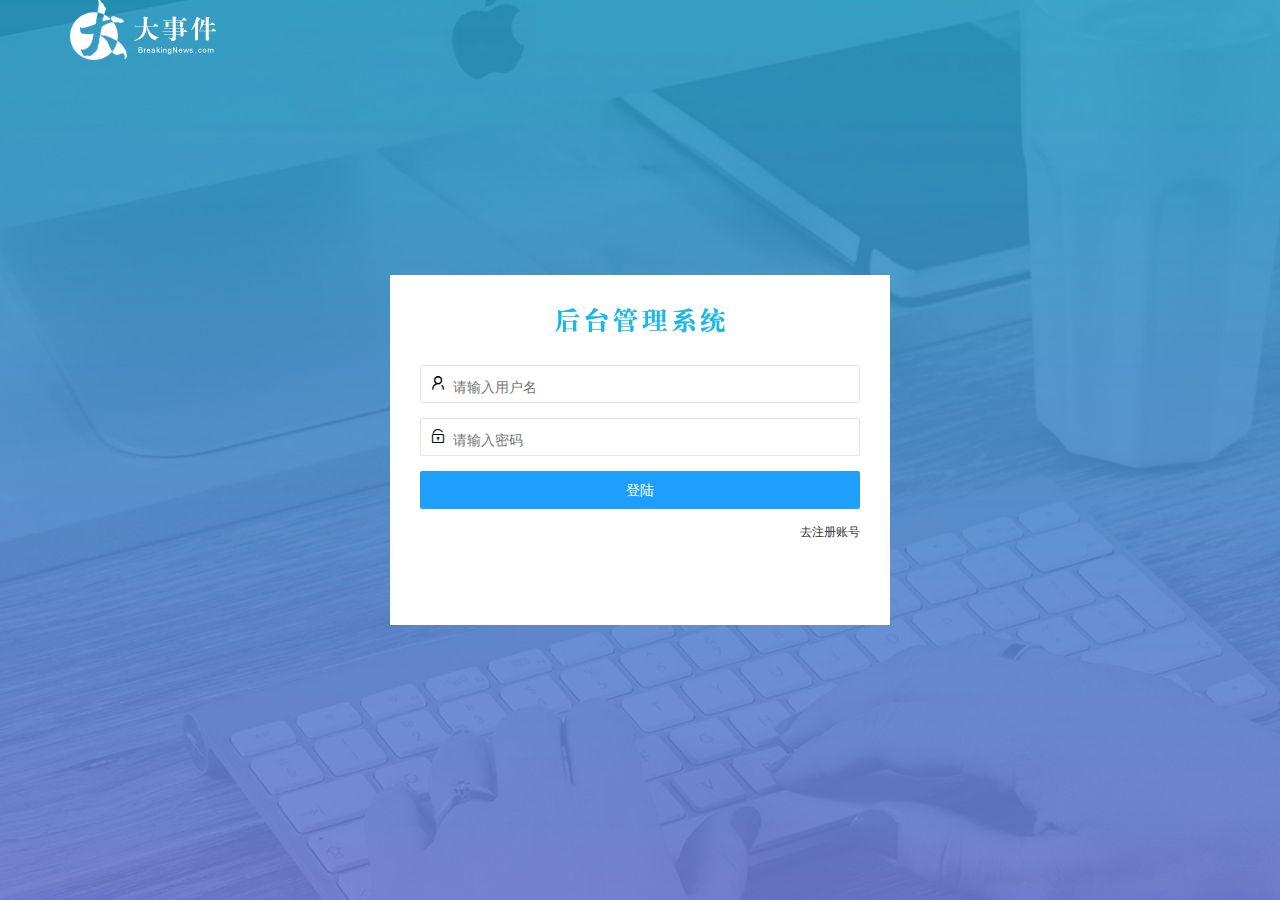
<file: login.html>
<!DOCTYPE html>
<html lang="en">

<head>
    <meta charset="UTF-8">
    <meta name="viewport" content="width=device-width, initial-scale=1.0">
    <title>登陆页面</title>
    <link rel="stylesheet" href="/assets/lib/layui/css/layui.css">
    <link rel="stylesheet" href="/assets/css/login.css">
</head>

<body>
    <!-- LOGO -->
    <div class="layui-main">
        <img src="/assets/images/logo.png" alt="">
    </div>
    <!-- 登陆注册区域 -->
    <div class="loginAndRegBox">
        <div class="title-box"></div>
        <!-- 登陆的表单 -->
        <div class="login-box">

            <form class="layui-form" id="form_login">
                <!-- 用户名 -->
                <div class="layui-form-item">
                    <i class="layui-icon layui-icon-username"></i>
                    <input type="text" name="username" required lay-verify="required" placeholder="请输入用户名"
                        autocomplete="off" class="layui-input">
                </div>
                <!-- 密码 -->
                <div class="layui-form-item">
                    <i class="layui-icon layui-icon-password"></i>
                    <input type="password" name="password" required lay-verify="required|pwd" placeholder="请输入密码"
                        autocomplete="off" class="layui-input">
                </div>
                <!-- 登陆按钮 -->
                <div class="layui-form-item">
                    <!-- 注意 表单提交按钮和普通按钮的区别就是 lay-submit -->
                    <button class="layui-btn layui-btn-fluid layui-btn layui-btn-normal" lay-submit
                        lay-filter="formDemo">登陆</button>

                </div>
                <div class="layui-form-item links">
                    <a href="javascript:;" id="link_reg">去注册账号</a>
                </div>

            </form>
        </div>
        <!-- 注册的div -->
        <div class="reg-box">
            <!-- 注册的表单 -->
            <form class="layui-form" id="form_reg">
                <!-- 用户名 -->
                <div class="layui-form-item">
                    <i class="layui-icon layui-icon-username"></i>
                    <input type="text" name="username" required lay-verify="required" placeholder="请输入用户名"
                        autocomplete="off" class="layui-input">
                </div>
                <!-- 密码 -->
                <div class="layui-form-item">
                    <i class="layui-icon layui-icon-password"></i>
                    <input id="reg-pwd" type="password" name="password" required lay-verify="required|pwd"
                        placeholder="请输入密码" autocomplete="off" class="layui-input">
                </div>
                <!-- 确认密码 -->
                <div class="layui-form-item">
                    <i class="layui-icon layui-icon-password"></i>
                    <input type="password" name="repassword" required lay-verify="required|pwd|repwd"
                        placeholder="再次确认密码" autocomplete="off" class="layui-input">
                </div>
                <!-- 注册按钮 -->
                <div class="layui-form-item">
                    <!-- 注意 表单提交按钮和普通按钮的区别就是 lay-submit -->
                    <button class="layui-btn layui-btn-fluid layui-btn layui-btn-normal" lay-submit
                        lay-filter="formDemo">注册</button>

                </div>
                <div class="layui-form-item links">
                    <a href="javascript:;" id="link_login">去登陆</a>
                </div>
            </form>

        </div>
    </div>
    <!-- 导入layui的JS文件 -->
    <script src="/assets/lib/layui/layui.all.js"></script>
    <!-- 导入jquery -->
    <script src="/assets/lib/jquery.js"></script>
    <!-- 导入自己封装的API地址 -->
    <script src="/assets/js/baseAPI.js"></script>
    <!-- 导入自己的jquery脚本 -->
    <script src="/assets/js/login.js"></script>

</body>

</html>
</file>
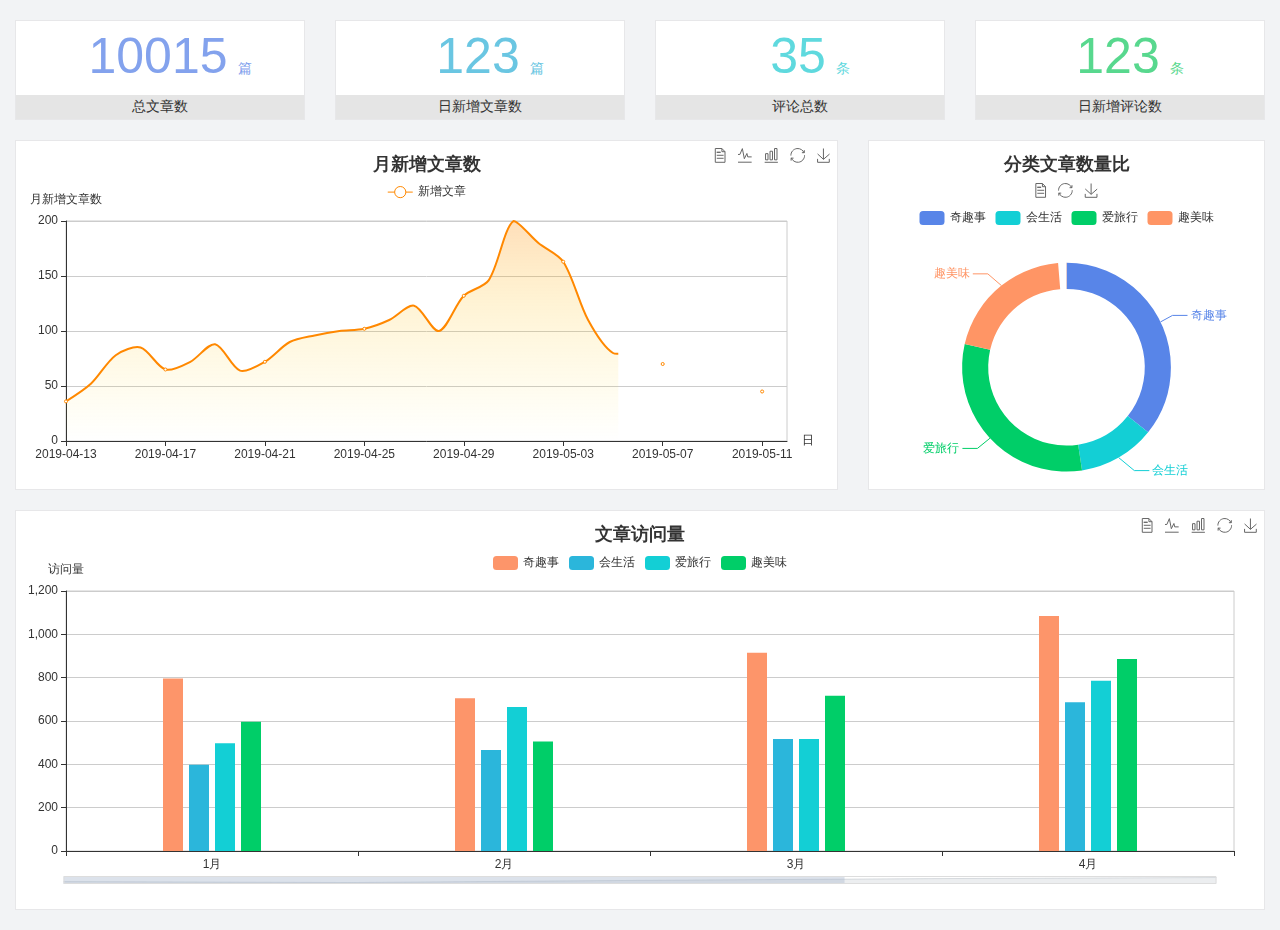
<file: home/dashboard.html>
<!DOCTYPE html>
<html lang="en">

<head>
  <meta charset="UTF-8">
  <meta name="viewport" content="width=device-width, initial-scale=1.0">
  <meta http-equiv="X-UA-Compatible" content="ie=edge">
  <title>图表统计</title>
  <link rel="stylesheet" href="../../assets/lib/bootstrap.css" />
  <link rel="stylesheet" href="../../assets/lib/main.css" />
  <script src="../../assets/lib/jquery.js"></script>
  <script type="text/javascript" src="../../assets/lib/echarts.min.js"></script>
</head>

<body>
  <div class="container-fluid">
    <div class="row spannel_list">
      <div class="col-sm-3 col-xs-6">
        <div class="spannel">
          <em>10015</em><span>篇</span>
          <b>总文章数</b>
        </div>
      </div>
      <div class="col-sm-3 col-xs-6">
        <div class="spannel scolor01">
          <em>123</em><span>篇</span>
          <b>日新增文章数</b>
        </div>
      </div>
      <div class="col-sm-3 col-xs-6">
        <div class="spannel scolor02">
          <em>35</em><span>条</span>
          <b>评论总数</b>
        </div>
      </div>
      <div class="col-sm-3 col-xs-6">
        <div class="spannel scolor03">
          <em>123</em><span>条</span>
          <b>日新增评论数</b>
        </div>
      </div>
    </div>
  </div>

  <div class="container-fluid">
    <div class="row curve-pie">
      <div class="col-lg-8 col-md-8">
        <div class="gragh_pannel" id="curve_show"></div>
      </div>
      <div class="col-lg-4 col-md-4">
        <div class="gragh_pannel" id="pie_show"></div>
      </div>
    </div>
  </div>

  <div class="container-fluid">
    <div class="column_pannel" id="column_show"></div>
  </div>

  <script>
    var oChart = echarts.init(document.getElementById('curve_show'));
    var aList_all = [
      { 'count': 36, 'date': '2019-04-13' },
      { 'count': 52, 'date': '2019-04-14' },
      { 'count': 78, 'date': '2019-04-15' },
      { 'count': 85, 'date': '2019-04-16' },
      { 'count': 65, 'date': '2019-04-17' },
      { 'count': 72, 'date': '2019-04-18' },
      { 'count': 88, 'date': '2019-04-19' },
      { 'count': 64, 'date': '2019-04-20' },
      { 'count': 72, 'date': '2019-04-21' },
      { 'count': 90, 'date': '2019-04-22' },
      { 'count': 96, 'date': '2019-04-23' },
      { 'count': 100, 'date': '2019-04-24' },
      { 'count': 102, 'date': '2019-04-25' },
      { 'count': 110, 'date': '2019-04-26' },
      { 'count': 123, 'date': '2019-04-27' },
      { 'count': 100, 'date': '2019-04-28' },
      { 'count': 132, 'date': '2019-04-29' },
      { 'count': 146, 'date': '2019-04-30' },
      { 'count': 200, 'date': '2019-05-01' },
      { 'count': 180, 'date': '2019-05-02' },
      { 'count': 163, 'date': '2019-05-03' },
      { 'count': 110, 'date': '2019-05-04' },
      { 'count': 80, 'date': '2019-05-05' },
      { 'count': 82, 'date': '2019-05-06' },
      { 'count': 70, 'date': '2019-05-07' },
      { 'count': 65, 'date': '2019-05-08' },
      { 'count': 54, 'date': '2019-05-09' },
      { 'count': 40, 'date': '2019-05-10' },
      { 'count': 45, 'date': '2019-05-11' },
      { 'count': 38, 'date': '2019-05-12' },
    ];

    let aCount = [];
    let aDate = [];

    for (var i = 0; i < aList_all.length; i++) {
      aCount.push(aList_all[i].count);
      aDate.push(aList_all[i].date);
    }

    var chartopt = {
      title: {
        text: '月新增文章数',
        left: 'center',
        top: '10'
      },
      tooltip: {
        trigger: 'axis'
      },
      legend: {
        data: ['新增文章'],
        top: '40'
      },
      toolbox: {
        show: true,
        feature: {
          mark: { show: true },
          dataView: { show: true, readOnly: false },
          magicType: { show: true, type: ['line', 'bar'] },
          restore: { show: true },
          saveAsImage: { show: true }
        }
      },
      calculable: true,
      xAxis: [
        {
          name: '日',
          type: 'category',
          boundaryGap: false,
          data: aDate
        }
      ],
      yAxis: [
        {
          name: '月新增文章数',
          type: 'value'
        }
      ],
      series: [
        {
          name: '新增文章',
          type: 'line',
          smooth: true,
          itemStyle: { normal: { areaStyle: { type: 'default' }, color: '#f80' }, lineStyle: { color: '#f80' } },
          data: aCount
        }],
      areaStyle: {
        normal: {
          color: new echarts.graphic.LinearGradient(0, 0, 0, 1, [{
            offset: 0,
            color: 'rgba(255,136,0,0.39)'
          }, {
            offset: .34,
            color: 'rgba(255,180,0,0.25)'
          }, {
            offset: 1,
            color: 'rgba(255,222,0,0.00)'
          }])

        }
      },
      grid: {
        show: true,
        x: 50,
        x2: 50,
        y: 80,
        height: 220
      }
    };

    oChart.setOption(chartopt);


    var oPie = echarts.init(document.getElementById('pie_show'));
    var oPieopt =
    {
      title: {
        top: 10,
        text: '分类文章数量比',
        x: 'center'
      },
      tooltip: {
        trigger: 'item',
        formatter: "{a} <br/>{b} : {c} ({d}%)"
      },
      color: ['#5885e8', '#13cfd5', '#00ce68', '#ff9565'],
      legend: {
        x: 'center',
        top: 65,
        data: ['奇趣事', '会生活', '爱旅行', '趣美味']
      },
      toolbox: {
        show: true,
        x: 'center',
        top: 35,
        feature: {
          mark: { show: true },
          dataView: { show: true, readOnly: false },
          magicType: {
            show: true,
            type: ['pie', 'funnel'],
            option: {
              funnel: {
                x: '25%',
                width: '50%',
                funnelAlign: 'left',
                max: 1548
              }
            }
          },
          restore: { show: true },
          saveAsImage: { show: true }
        }
      },
      calculable: true,
      series: [
        {
          name: '访问来源',
          type: 'pie',
          radius: ['45%', '60%'],
          center: ['50%', '65%'],
          data: [
            { value: 300, name: '奇趣事' },
            { value: 100, name: '会生活' },
            { value: 260, name: '爱旅行' },
            { value: 180, name: '趣美味' }
          ]
        }
      ]
    };
    oPie.setOption(oPieopt);



    var oColumn = this.echarts.init(document.getElementById('column_show'));
    var oColumnopt =
    {
      title: {
        text: '文章访问量',
        left: 'center',
        top: '10'
      },
      tooltip: {
        trigger: 'axis'
      },
      legend: {
        data: ['奇趣事', '会生活', '爱旅行', '趣美味'],
        top: '40'
      },
      toolbox: {
        show: true,
        feature: {
          mark: { show: true },
          dataView: { show: true, readOnly: false },
          magicType: { show: true, type: ['line', 'bar'] },
          restore: { show: true },
          saveAsImage: { show: true }
        }
      },
      calculable: true,
      xAxis: [
        {
          type: 'category',
          data: ['1月', '2月', '3月', '4月', '5月']
        }
      ],
      yAxis: [
        {
          name: '访问量',
          type: 'value'
        }
      ],
      series: [
        {
          name: '奇趣事',
          type: 'bar',
          barWidth: 20,
          itemStyle: {
            normal: { areaStyle: { type: 'default' }, color: '#fd956a' }
          },
          data: [800, 708, 920, 1090, 1200]
        },
        {
          name: '会生活',
          type: 'bar',
          barWidth: 20,
          itemStyle: {
            normal: { areaStyle: { type: 'default' }, color: '#2bb6db' }
          },
          data: [400, 468, 520, 690, 800]
        },
        {
          name: '爱旅行',
          type: 'bar',
          barWidth: 20,
          itemStyle: {
            normal: { areaStyle: { type: 'default' }, color: '#13cfd5' }
          },
          data: [500, 668, 520, 790, 900]
        },
        {
          name: '趣美味',
          type: 'bar',
          barWidth: 20,
          itemStyle: {
            normal: { areaStyle: { type: 'default' }, color: '#00ce68' }
          },
          data: [600, 508, 720, 890, 1000]
        }
      ],
      grid: {
        show: true,
        x: 50,
        x2: 30,
        y: 80,
        height: 260
      },
      dataZoom: [//给x轴设置滚动条
        {
          start: 0,//默认为0
          end: 100 - 1000 / 31,//默认为100
          type: 'slider',
          show: true,
          xAxisIndex: [0],
          handleSize: 0,//滑动条的 左右2个滑动条的大小
          height: 8,//组件高度
          left: 45, //左边的距离
          right: 50,//右边的距离
          bottom: 26,//右边的距离
          handleColor: '#ddd',//h滑动图标的颜色
          handleStyle: {
            borderColor: "#cacaca",
            borderWidth: "1",
            shadowBlur: 2,
            background: "#ddd",
            shadowColor: "#ddd",
          }
        }]
    };
    oColumn.setOption(oColumnopt);
  </script>
</body>

</html>
</file>
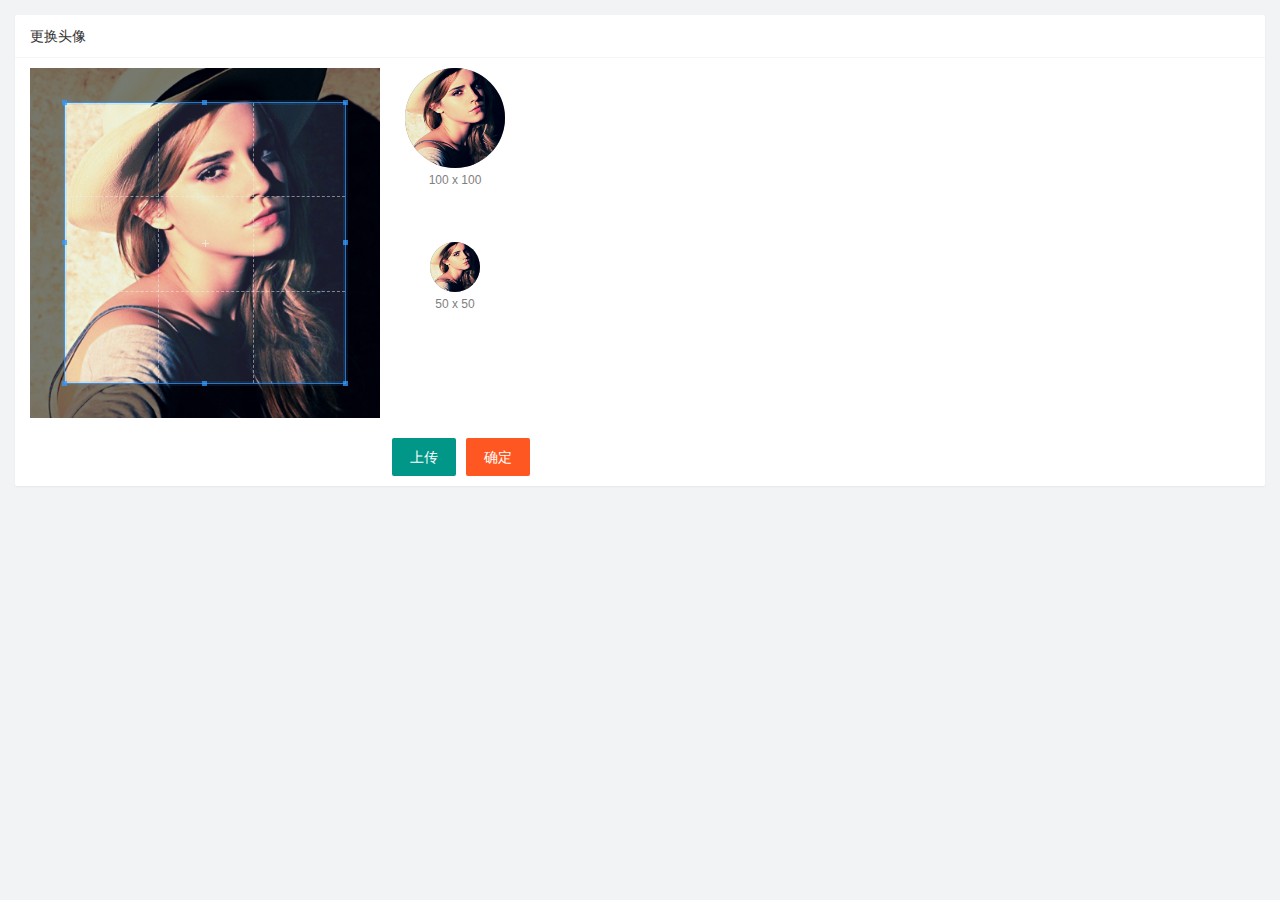
<file: user/user_avater.html>
<!DOCTYPE html>
<html lang="en">

<head>
    <meta charset="UTF-8" />
    <meta name="viewport" content="width=device-width, initial-scale=1.0" />
    <title>Document</title>
     <link rel="stylesheet" href="/assets/lib/layui/css/layui.css" />
    <link rel="stylesheet" href="/assets/lib/cropper/cropper.css">
    <link rel="stylesheet" href="/assets/css/user/user_avater.css">
</head>

<body>
  <!-- 卡片区域 -->
  <div class="layui-card">
    <div class="layui-card-header">更换头像</div>
    <div class="layui-card-body">
      <!-- 第一行的图片裁剪和预览区域 -->
<div class="row1">
    <!-- 图片裁剪区域 -->
    <div class="cropper-box">
      <!-- 这个 img 标签很重要，将来会把它初始化为裁剪区域 -->
      <img id="image" src="/assets/images/sample.jpg" />
    </div>
    <!-- 图片的预览区域 -->
    <div class="preview-box">
      <div>
        <!-- 宽高为 100px 的预览区域 -->
        <div class="img-preview w100"></div>
        <p class="size">100 x 100</p>
      </div>
      <div>
        <!-- 宽高为 50px 的预览区域 -->
        <div class="img-preview w50"></div>
        <p class="size">50 x 50</p>
      </div>
    </div>
  </div
  <!-- 第二行的按钮区域 -->
  <div class="row2">
      <input type="file" style="display: none;" id="file" accept="image/png,image/jpeg">
    <button type="button" class="layui-btn" id="btnChooseImage">上传</button>
    <button type="button" id="btnUpload" class="layui-btn layui-btn-danger">确定</button>
  </div>
    </div>
  </div>


    
   <!-- 导入 layui 的 js -->
    <script src="/assets/lib/layui/layui.all.js"></script>
    <!-- 导入 jquery -->
     <script src="/assets/lib/jquery.js"></script>
    <!-- 导入baseAPI文件 -->
    <script src="/assets/js/baseAPI.js"></script>
    <!-- 导入自己的 js -->
    <script src="/assets/js/user/user_avater.js"></script>
    <script src="/assets/lib/cropper/Cropper.js"></script>
     <script src="/assets/lib/cropper/jquery-cropper.js"></script> 


</body>

</html>
</file>
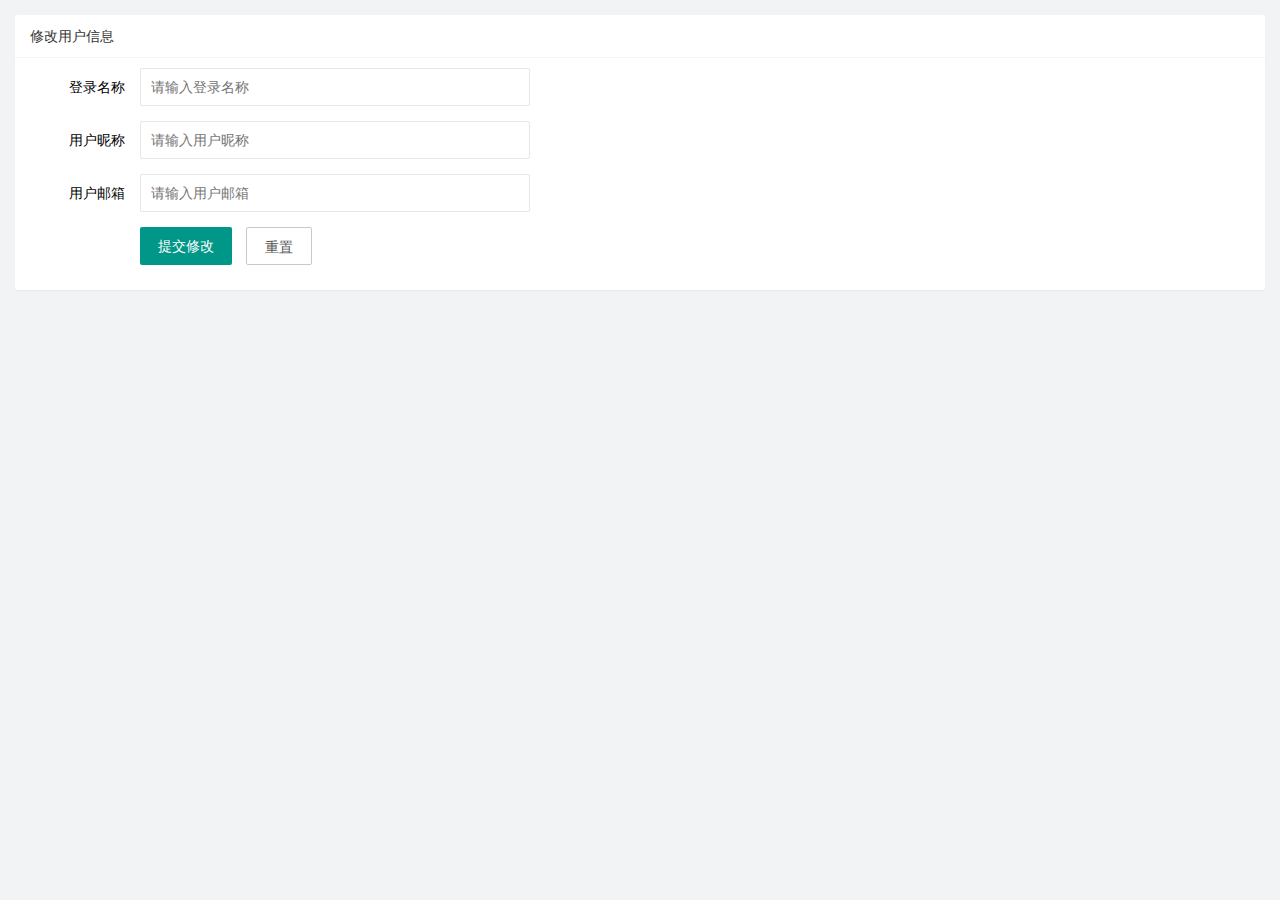
<file: user/user_info.html>
<!DOCTYPE html>
<html lang="en">

<head>
    <meta charset="UTF-8" />
    <meta name="viewport" content="width=device-width, initial-scale=1.0" />
    <title>Document</title>
    <!-- 导入 layui 的样式 -->
    <link rel="stylesheet" href="/assets/lib/layui/css/layui.css" />
    <!-- 导入自己的样式 -->
    <link rel="stylesheet" href="/assets/css/user/user_info.css" />
    
</head>

<body>
    <!-- 卡片区域 -->
    <div class="layui-card">
        <div class="layui-card-header">修改用户信息</div>
        <div class="layui-card-body">
            <!-- form 表单区域 -->
            <form class="layui-form" lay-filter="formUserInfo" style="width: 500px;">
                <input type="hidden" name="id" value="" />
                <div class="layui-form-item">
                    <label class="layui-form-label">登录名称</label>
                    <div class="layui-input-block">
                        <input type="text" name="username" required lay-verify="required" placeholder="请输入登录名称"
                            autocomplete="off" class="layui-input" readonly />
                    </div>
                </div>
                <div class="layui-form-item">
                    <label class="layui-form-label">用户昵称</label>
                    <div class="layui-input-block">
                        <input type="text" name="nickname" required lay-verify="required|nickname" placeholder="请输入用户昵称"
                            autocomplete="off" class="layui-input"  />
                    </div>
                </div>
                <div class="layui-form-item">
                    <label class="layui-form-label">用户邮箱</label>
                    <div class="layui-input-block">
                        <input type="text" name="email" required lay-verify="required|email" placeholder="请输入用户邮箱"
                            autocomplete="off" class="layui-input" />
                    </div>
                </div>
                <div class="layui-form-item">
                    <div class="layui-input-block">
                        <button class="layui-btn" lay-submit lay-filter="formDemo">提交修改</button>
                        <button type="reset" class="layui-btn layui-btn-primary" id="btnReset">重置</button>
                    </div>
                </div>
            </form>
        </div>
    </div>
    <!-- 导入 layui 的 js -->
    <script src="/assets/lib/layui/layui.all.js"></script>
    <!-- 导入 jquery -->
    <script src="/assets/lib/jquery.js"></script>
    <!-- 导入baseAPI文件 -->
    <script src="/assets/js/baseAPI.js"></script>
    <!-- 导入自己的 js -->
    <script src="/assets/js/user/user_info.js"></script>
</body>

</html>
</file>
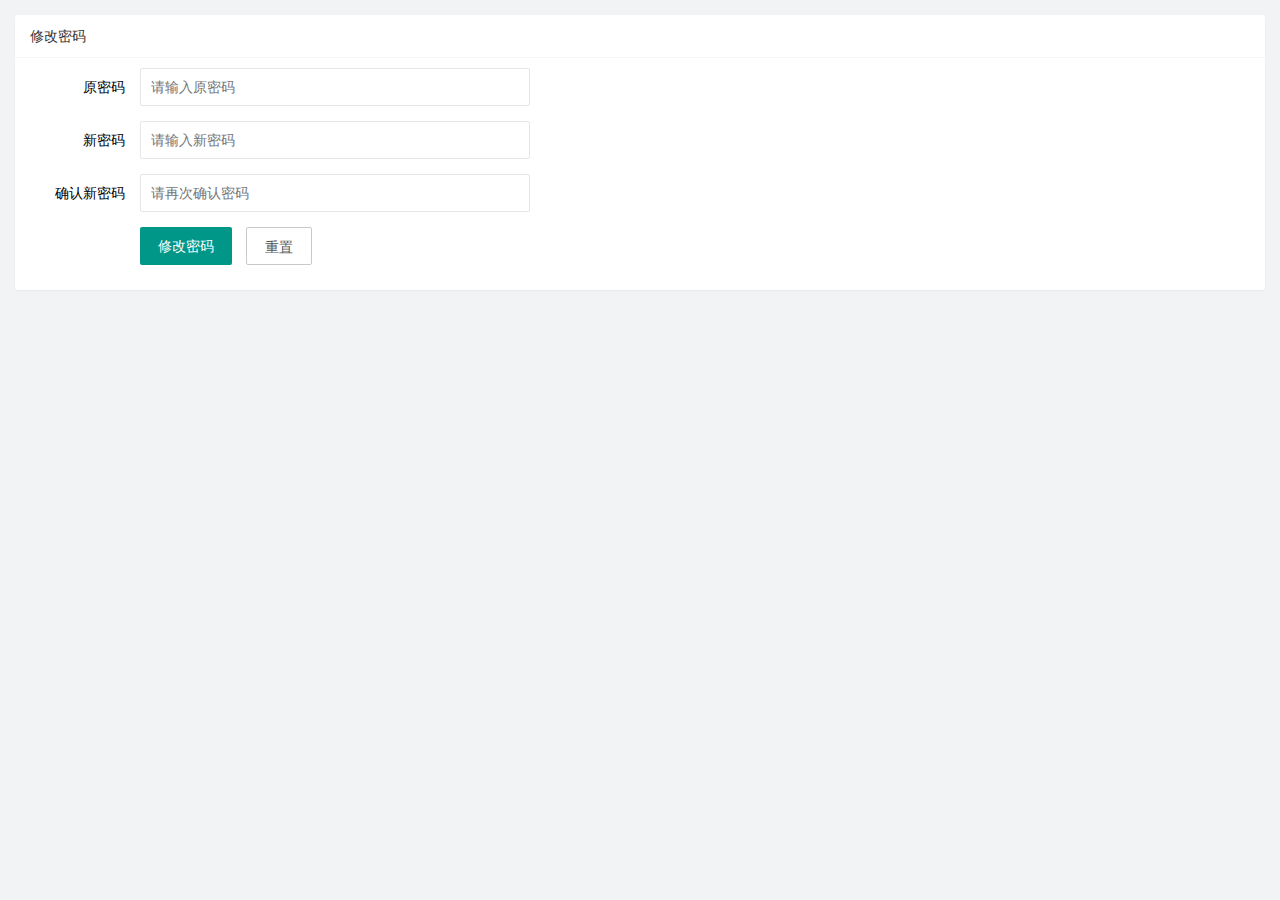
<file: user/user_pwd.html>
<!DOCTYPE html>
<html lang="en">

<head>
    <meta charset="UTF-8" />
    <meta name="viewport" content="width=device-width, initial-scale=1.0" />
    <title>Document</title>
    <link rel="stylesheet" href="/assets/lib/layui/css/layui.css" />
    <link rel="stylesheet" href="/assets/css/user/user_pwd.css" />
</head>

<body>
    <!-- 卡片区域 -->
    <div class="layui-card">
        <div class="layui-card-header">修改密码</div>
        <div class="layui-card-body">
            <form class="layui-form">
                <div class="layui-form-item">
                    <label class="layui-form-label">原密码</label>
                    <div class="layui-input-block">
                        <input type="password" name="oldPwd" required lay-verify="required|pwd" placeholder="请输入原密码"
                            autocomplete="off" class="layui-input" />
                    </div>
                </div>
                <div class="layui-form-item">
                    <label class="layui-form-label">新密码</label>
                    <div class="layui-input-block">
                        <input type="password" name="newPwd" required lay-verify="required|pwd|samepwd" placeholder="请输入新密码"
                            autocomplete="off" class="layui-input" />
                    </div>
                </div>
                <div class="layui-form-item">
                    <label class="layui-form-label">确认新密码</label>
                    <div class="layui-input-block">
                        <input type="password" name="rePwd" required lay-verify="required|pwd|regpwd" placeholder="请再次确认密码"
                            autocomplete="off" class="layui-input" />
                    </div>
                </div>
                <div class="layui-form-item">
                    <div class="layui-input-block">
                        <button class="layui-btn" lay-submit lay-filter="formDemo">修改密码</button>
                        <button type="reset" class="layui-btn layui-btn-primary">重置</button>
                    </div>
                </div>
            </form>
        </div>
    </div>

    <script src="/assets/lib/layui/layui.all.js"></script>
    <script src="/assets/lib/jquery.js"></script>
    <script src="/assets/js/baseAPI.js"></script>
    <script src="/assets/js/user/user_pwd.js"></script>
</body>

</html>
</file>
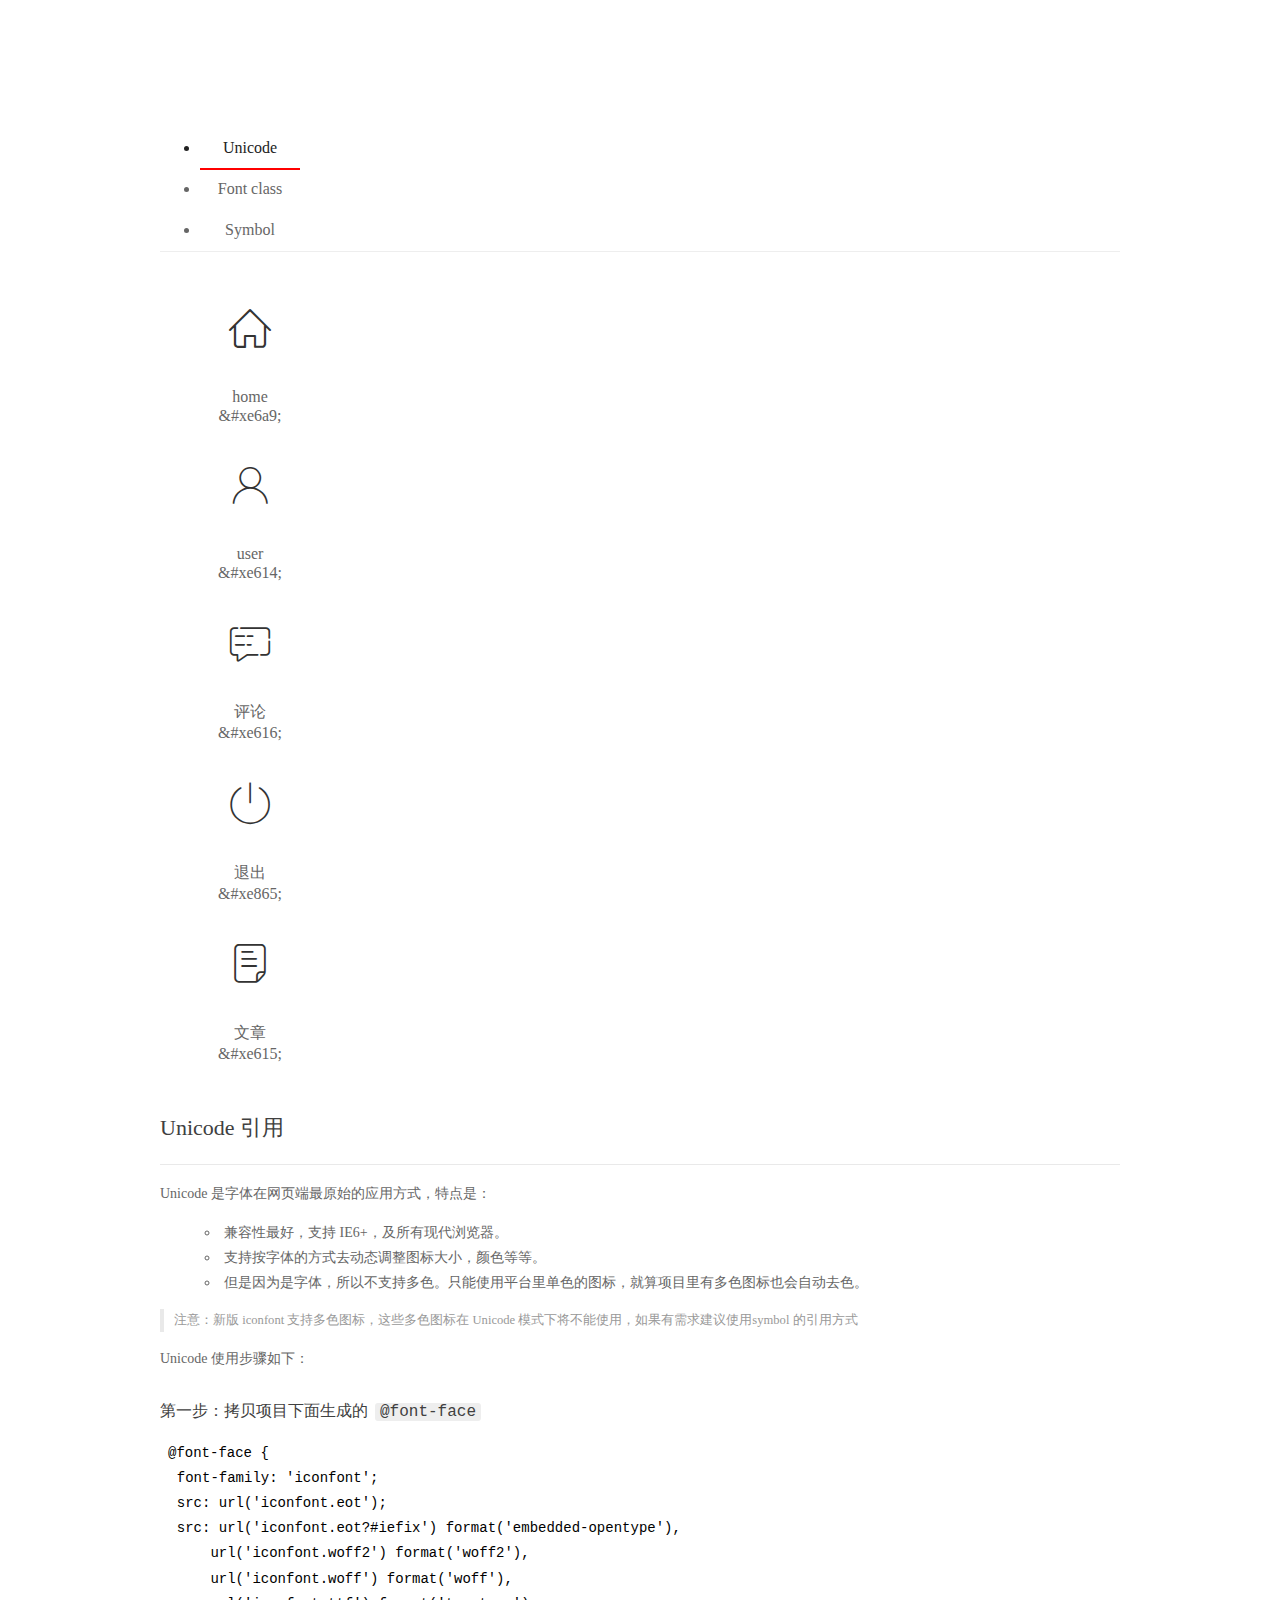
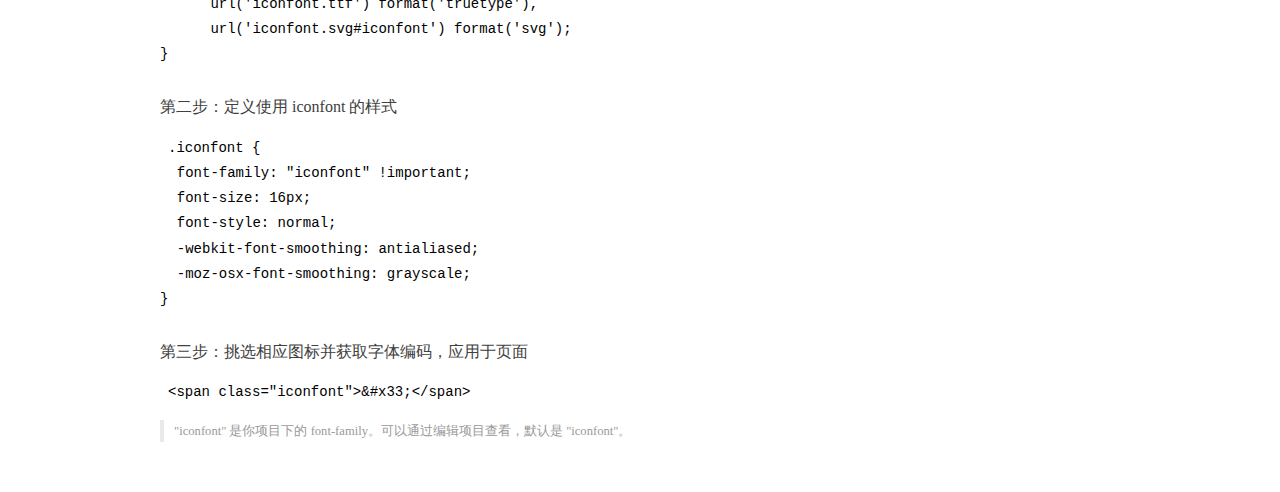
<file: assets/fonts/demo_index.html>
<!DOCTYPE html>
<html>
<head>
  <meta charset="utf-8"/>
  <title>IconFont Demo</title>
  <link rel="shortcut icon" href="https://gtms04.alicdn.com/tps/i4/TB1_oz6GVXXXXaFXpXXJDFnIXXX-64-64.ico" type="image/x-icon"/>
  <link rel="stylesheet" href="https://g.alicdn.com/thx/cube/1.3.2/cube.min.css">
  <link rel="stylesheet" href="demo.css">
  <link rel="stylesheet" href="iconfont.css">
  <script src="iconfont.js"></script>
  <!-- jQuery -->
  <script src="https://a1.alicdn.com/oss/uploads/2018/12/26/7bfddb60-08e8-11e9-9b04-53e73bb6408b.js"></script>
  <!-- 代码高亮 -->
  <script src="https://a1.alicdn.com/oss/uploads/2018/12/26/a3f714d0-08e6-11e9-8a15-ebf944d7534c.js"></script>
</head>
<body>
  <div class="main">
    <h1 class="logo"><a href="https://www.iconfont.cn/" title="iconfont 首页" target="_blank">&#xe86b;</a></h1>
    <div class="nav-tabs">
      <ul id="tabs" class="dib-box">
        <li class="dib active"><span>Unicode</span></li>
        <li class="dib"><span>Font class</span></li>
        <li class="dib"><span>Symbol</span></li>
      </ul>
      
    </div>
    <div class="tab-container">
      <div class="content unicode" style="display: block;">
          <ul class="icon_lists dib-box">
          
            <li class="dib">
              <span class="icon iconfont">&#xe6a9;</span>
                <div class="name">home</div>
                <div class="code-name">&amp;#xe6a9;</div>
              </li>
          
            <li class="dib">
              <span class="icon iconfont">&#xe614;</span>
                <div class="name">user</div>
                <div class="code-name">&amp;#xe614;</div>
              </li>
          
            <li class="dib">
              <span class="icon iconfont">&#xe616;</span>
                <div class="name">评论</div>
                <div class="code-name">&amp;#xe616;</div>
              </li>
          
            <li class="dib">
              <span class="icon iconfont">&#xe865;</span>
                <div class="name">退出</div>
                <div class="code-name">&amp;#xe865;</div>
              </li>
          
            <li class="dib">
              <span class="icon iconfont">&#xe615;</span>
                <div class="name">文章</div>
                <div class="code-name">&amp;#xe615;</div>
              </li>
          
          </ul>
          <div class="article markdown">
          <h2 id="unicode-">Unicode 引用</h2>
          <hr>

          <p>Unicode 是字体在网页端最原始的应用方式，特点是：</p>
          <ul>
            <li>兼容性最好，支持 IE6+，及所有现代浏览器。</li>
            <li>支持按字体的方式去动态调整图标大小，颜色等等。</li>
            <li>但是因为是字体，所以不支持多色。只能使用平台里单色的图标，就算项目里有多色图标也会自动去色。</li>
          </ul>
          <blockquote>
            <p>注意：新版 iconfont 支持多色图标，这些多色图标在 Unicode 模式下将不能使用，如果有需求建议使用symbol 的引用方式</p>
          </blockquote>
          <p>Unicode 使用步骤如下：</p>
          <h3 id="-font-face">第一步：拷贝项目下面生成的 <code>@font-face</code></h3>
<pre><code class="language-css"
>@font-face {
  font-family: 'iconfont';
  src: url('iconfont.eot');
  src: url('iconfont.eot?#iefix') format('embedded-opentype'),
      url('iconfont.woff2') format('woff2'),
      url('iconfont.woff') format('woff'),
      url('iconfont.ttf') format('truetype'),
      url('iconfont.svg#iconfont') format('svg');
}
</code></pre>
          <h3 id="-iconfont-">第二步：定义使用 iconfont 的样式</h3>
<pre><code class="language-css"
>.iconfont {
  font-family: "iconfont" !important;
  font-size: 16px;
  font-style: normal;
  -webkit-font-smoothing: antialiased;
  -moz-osx-font-smoothing: grayscale;
}
</code></pre>
          <h3 id="-">第三步：挑选相应图标并获取字体编码，应用于页面</h3>
<pre>
<code class="language-html"
>&lt;span class="iconfont"&gt;&amp;#x33;&lt;/span&gt;
</code></pre>
          <blockquote>
            <p>"iconfont" 是你项目下的 font-family。可以通过编辑项目查看，默认是 "iconfont"。</p>
          </blockquote>
          </div>
      </div>
      <div class="content font-class">
        <ul class="icon_lists dib-box">
          
          <li class="dib">
            <span class="icon iconfont icon-home"></span>
            <div class="name">
              home
            </div>
            <div class="code-name">.icon-home
            </div>
          </li>
          
          <li class="dib">
            <span class="icon iconfont icon-user"></span>
            <div class="name">
              user
            </div>
            <div class="code-name">.icon-user
            </div>
          </li>
          
          <li class="dib">
            <span class="icon iconfont icon-pinglun"></span>
            <div class="name">
              评论
            </div>
            <div class="code-name">.icon-pinglun
            </div>
          </li>
          
          <li class="dib">
            <span class="icon iconfont icon-tuichu"></span>
            <div class="name">
              退出
            </div>
            <div class="code-name">.icon-tuichu
            </div>
          </li>
          
          <li class="dib">
            <span class="icon iconfont icon-16"></span>
            <div class="name">
              文章
            </div>
            <div class="code-name">.icon-16
            </div>
          </li>
          
        </ul>
        <div class="article markdown">
        <h2 id="font-class-">font-class 引用</h2>
        <hr>

        <p>font-class 是 Unicode 使用方式的一种变种，主要是解决 Unicode 书写不直观，语意不明确的问题。</p>
        <p>与 Unicode 使用方式相比，具有如下特点：</p>
        <ul>
          <li>兼容性良好，支持 IE8+，及所有现代浏览器。</li>
          <li>相比于 Unicode 语意明确，书写更直观。可以很容易分辨这个 icon 是什么。</li>
          <li>因为使用 class 来定义图标，所以当要替换图标时，只需要修改 class 里面的 Unicode 引用。</li>
          <li>不过因为本质上还是使用的字体，所以多色图标还是不支持的。</li>
        </ul>
        <p>使用步骤如下：</p>
        <h3 id="-fontclass-">第一步：引入项目下面生成的 fontclass 代码：</h3>
<pre><code class="language-html">&lt;link rel="stylesheet" href="./iconfont.css"&gt;
</code></pre>
        <h3 id="-">第二步：挑选相应图标并获取类名，应用于页面：</h3>
<pre><code class="language-html">&lt;span class="iconfont icon-xxx"&gt;&lt;/span&gt;
</code></pre>
        <blockquote>
          <p>"
            iconfont" 是你项目下的 font-family。可以通过编辑项目查看，默认是 "iconfont"。</p>
        </blockquote>
      </div>
      </div>
      <div class="content symbol">
          <ul class="icon_lists dib-box">
          
            <li class="dib">
                <svg class="icon svg-icon" aria-hidden="true">
                  <use xlink:href="#icon-home"></use>
                </svg>
                <div class="name">home</div>
                <div class="code-name">#icon-home</div>
            </li>
          
            <li class="dib">
                <svg class="icon svg-icon" aria-hidden="true">
                  <use xlink:href="#icon-user"></use>
                </svg>
                <div class="name">user</div>
                <div class="code-name">#icon-user</div>
            </li>
          
            <li class="dib">
                <svg class="icon svg-icon" aria-hidden="true">
                  <use xlink:href="#icon-pinglun"></use>
                </svg>
                <div class="name">评论</div>
                <div class="code-name">#icon-pinglun</div>
            </li>
          
            <li class="dib">
                <svg class="icon svg-icon" aria-hidden="true">
                  <use xlink:href="#icon-tuichu"></use>
                </svg>
                <div class="name">退出</div>
                <div class="code-name">#icon-tuichu</div>
            </li>
          
            <li class="dib">
                <svg class="icon svg-icon" aria-hidden="true">
                  <use xlink:href="#icon-16"></use>
                </svg>
                <div class="name">文章</div>
                <div class="code-name">#icon-16</div>
            </li>
          
          </ul>
          <div class="article markdown">
          <h2 id="symbol-">Symbol 引用</h2>
          <hr>

          <p>这是一种全新的使用方式，应该说这才是未来的主流，也是平台目前推荐的用法。相关介绍可以参考这篇<a href="">文章</a>
            这种用法其实是做了一个 SVG 的集合，与另外两种相比具有如下特点：</p>
          <ul>
            <li>支持多色图标了，不再受单色限制。</li>
            <li>通过一些技巧，支持像字体那样，通过 <code>font-size</code>, <code>color</code> 来调整样式。</li>
            <li>兼容性较差，支持 IE9+，及现代浏览器。</li>
            <li>浏览器渲染 SVG 的性能一般，还不如 png。</li>
          </ul>
          <p>使用步骤如下：</p>
          <h3 id="-symbol-">第一步：引入项目下面生成的 symbol 代码：</h3>
<pre><code class="language-html">&lt;script src="./iconfont.js"&gt;&lt;/script&gt;
</code></pre>
          <h3 id="-css-">第二步：加入通用 CSS 代码（引入一次就行）：</h3>
<pre><code class="language-html">&lt;style&gt;
.icon {
  width: 1em;
  height: 1em;
  vertical-align: -0.15em;
  fill: currentColor;
  overflow: hidden;
}
&lt;/style&gt;
</code></pre>
          <h3 id="-">第三步：挑选相应图标并获取类名，应用于页面：</h3>
<pre><code class="language-html">&lt;svg class="icon" aria-hidden="true"&gt;
  &lt;use xlink:href="#icon-xxx"&gt;&lt;/use&gt;
&lt;/svg&gt;
</code></pre>
          </div>
      </div>

    </div>
  </div>
  <script>
  $(document).ready(function () {
      $('.tab-container .content:first').show()

      $('#tabs li').click(function (e) {
        var tabContent = $('.tab-container .content')
        var index = $(this).index()

        if ($(this).hasClass('active')) {
          return
        } else {
          $('#tabs li').removeClass('active')
          $(this).addClass('active')

          tabContent.hide().eq(index).fadeIn()
        }
      })
    })
  </script>
</body>
</html>
</file>
<file: assets/lib/layui/css/layui.css>
/** layui-v2.5.5 MIT License By https://www.layui.com */
 .layui-inline,img{display:inline-block;vertical-align:middle}h1,h2,h3,h4,h5,h6{font-weight:400}.layui-edge,.layui-header,.layui-inline,.layui-main{position:relative}.layui-body,.layui-edge,.layui-elip{overflow:hidden}.layui-btn,.layui-edge,.layui-inline,img{vertical-align:middle}.layui-btn,.layui-disabled,.layui-icon,.layui-unselect{-moz-user-select:none;-webkit-user-select:none;-ms-user-select:none}.layui-elip,.layui-form-checkbox span,.layui-form-pane .layui-form-label{text-overflow:ellipsis;white-space:nowrap}.layui-breadcrumb,.layui-tree-btnGroup{visibility:hidden}blockquote,body,button,dd,div,dl,dt,form,h1,h2,h3,h4,h5,h6,input,li,ol,p,pre,td,textarea,th,ul{margin:0;padding:0;-webkit-tap-highlight-color:rgba(0,0,0,0)}a:active,a:hover{outline:0}img{border:none}li{list-style:none}table{border-collapse:collapse;border-spacing:0}h4,h5,h6{font-size:100%}button,input,optgroup,option,select,textarea{font-family:inherit;font-size:inherit;font-style:inherit;font-weight:inherit;outline:0}pre{white-space:pre-wrap;white-space:-moz-pre-wrap;white-space:-pre-wrap;white-space:-o-pre-wrap;word-wrap:break-word}body{line-height:24px;font:14px Helvetica Neue,Helvetica,PingFang SC,Tahoma,Arial,sans-serif}hr{height:1px;margin:10px 0;border:0;clear:both}a{color:#333;text-decoration:none}a:hover{color:#777}a cite{font-style:normal;*cursor:pointer}.layui-border-box,.layui-border-box *{box-sizing:border-box}.layui-box,.layui-box *{box-sizing:content-box}.layui-clear{clear:both;*zoom:1}.layui-clear:after{content:'\20';clear:both;*zoom:1;display:block;height:0}.layui-inline{*display:inline;*zoom:1}.layui-edge{display:inline-block;width:0;height:0;border-width:6px;border-style:dashed;border-color:transparent}.layui-edge-top{top:-4px;border-bottom-color:#999;border-bottom-style:solid}.layui-edge-right{border-left-color:#999;border-left-style:solid}.layui-edge-bottom{top:2px;border-top-color:#999;border-top-style:solid}.layui-edge-left{border-right-color:#999;border-right-style:solid}.layui-disabled,.layui-disabled:hover{color:#d2d2d2!important;cursor:not-allowed!important}.layui-circle{border-radius:100%}.layui-show{display:block!important}.layui-hide{display:none!important}@font-face{font-family:layui-icon;src:url(../font/iconfont.eot?v=250);src:url(../font/iconfont.eot?v=250#iefix) format('embedded-opentype'),url(../font/iconfont.woff2?v=250) format('woff2'),url(../font/iconfont.woff?v=250) format('woff'),url(../font/iconfont.ttf?v=250) format('truetype'),url(../font/iconfont.svg?v=250#layui-icon) format('svg')}.layui-icon{font-family:layui-icon!important;font-size:16px;font-style:normal;-webkit-font-smoothing:antialiased;-moz-osx-font-smoothing:grayscale}.layui-icon-reply-fill:before{content:"\e611"}.layui-icon-set-fill:before{content:"\e614"}.layui-icon-menu-fill:before{content:"\e60f"}.layui-icon-search:before{content:"\e615"}.layui-icon-share:before{content:"\e641"}.layui-icon-set-sm:before{content:"\e620"}.layui-icon-engine:before{content:"\e628"}.layui-icon-close:before{content:"\1006"}.layui-icon-close-fill:before{content:"\1007"}.layui-icon-chart-screen:before{content:"\e629"}.layui-icon-star:before{content:"\e600"}.layui-icon-circle-dot:before{content:"\e617"}.layui-icon-chat:before{content:"\e606"}.layui-icon-release:before{content:"\e609"}.layui-icon-list:before{content:"\e60a"}.layui-icon-chart:before{content:"\e62c"}.layui-icon-ok-circle:before{content:"\1005"}.layui-icon-layim-theme:before{content:"\e61b"}.layui-icon-table:before{content:"\e62d"}.layui-icon-right:before{content:"\e602"}.layui-icon-left:before{content:"\e603"}.layui-icon-cart-simple:before{content:"\e698"}.layui-icon-face-cry:before{content:"\e69c"}.layui-icon-face-smile:before{content:"\e6af"}.layui-icon-survey:before{content:"\e6b2"}.layui-icon-tree:before{content:"\e62e"}.layui-icon-upload-circle:before{content:"\e62f"}.layui-icon-add-circle:before{content:"\e61f"}.layui-icon-download-circle:before{content:"\e601"}.layui-icon-templeate-1:before{content:"\e630"}.layui-icon-util:before{content:"\e631"}.layui-icon-face-surprised:before{content:"\e664"}.layui-icon-edit:before{content:"\e642"}.layui-icon-speaker:before{content:"\e645"}.layui-icon-down:before{content:"\e61a"}.layui-icon-file:before{content:"\e621"}.layui-icon-layouts:before{content:"\e632"}.layui-icon-rate-half:before{content:"\e6c9"}.layui-icon-add-circle-fine:before{content:"\e608"}.layui-icon-prev-circle:before{content:"\e633"}.layui-icon-read:before{content:"\e705"}.layui-icon-404:before{content:"\e61c"}.layui-icon-carousel:before{content:"\e634"}.layui-icon-help:before{content:"\e607"}.layui-icon-code-circle:before{content:"\e635"}.layui-icon-water:before{content:"\e636"}.layui-icon-username:before{content:"\e66f"}.layui-icon-find-fill:before{content:"\e670"}.layui-icon-about:before{content:"\e60b"}.layui-icon-location:before{content:"\e715"}.layui-icon-up:before{content:"\e619"}.layui-icon-pause:before{content:"\e651"}.layui-icon-date:before{content:"\e637"}.layui-icon-layim-uploadfile:before{content:"\e61d"}.layui-icon-delete:before{content:"\e640"}.layui-icon-play:before{content:"\e652"}.layui-icon-top:before{content:"\e604"}.layui-icon-friends:before{content:"\e612"}.layui-icon-refresh-3:before{content:"\e9aa"}.layui-icon-ok:before{content:"\e605"}.layui-icon-layer:before{content:"\e638"}.layui-icon-face-smile-fine:before{content:"\e60c"}.layui-icon-dollar:before{content:"\e659"}.layui-icon-group:before{content:"\e613"}.layui-icon-layim-download:before{content:"\e61e"}.layui-icon-picture-fine:before{content:"\e60d"}.layui-icon-link:before{content:"\e64c"}.layui-icon-diamond:before{content:"\e735"}.layui-icon-log:before{content:"\e60e"}.layui-icon-rate-solid:before{content:"\e67a"}.layui-icon-fonts-del:before{content:"\e64f"}.layui-icon-unlink:before{content:"\e64d"}.layui-icon-fonts-clear:before{content:"\e639"}.layui-icon-triangle-r:before{content:"\e623"}.layui-icon-circle:before{content:"\e63f"}.layui-icon-radio:before{content:"\e643"}.layui-icon-align-center:before{content:"\e647"}.layui-icon-align-right:before{content:"\e648"}.layui-icon-align-left:before{content:"\e649"}.layui-icon-loading-1:before{content:"\e63e"}.layui-icon-return:before{content:"\e65c"}.layui-icon-fonts-strong:before{content:"\e62b"}.layui-icon-upload:before{content:"\e67c"}.layui-icon-dialogue:before{content:"\e63a"}.layui-icon-video:before{content:"\e6ed"}.layui-icon-headset:before{content:"\e6fc"}.layui-icon-cellphone-fine:before{content:"\e63b"}.layui-icon-add-1:before{content:"\e654"}.layui-icon-face-smile-b:before{content:"\e650"}.layui-icon-fonts-html:before{content:"\e64b"}.layui-icon-form:before{content:"\e63c"}.layui-icon-cart:before{content:"\e657"}.layui-icon-camera-fill:before{content:"\e65d"}.layui-icon-tabs:before{content:"\e62a"}.layui-icon-fonts-code:before{content:"\e64e"}.layui-icon-fire:before{content:"\e756"}.layui-icon-set:before{content:"\e716"}.layui-icon-fonts-u:before{content:"\e646"}.layui-icon-triangle-d:before{content:"\e625"}.layui-icon-tips:before{content:"\e702"}.layui-icon-picture:before{content:"\e64a"}.layui-icon-more-vertical:before{content:"\e671"}.layui-icon-flag:before{content:"\e66c"}.layui-icon-loading:before{content:"\e63d"}.layui-icon-fonts-i:before{content:"\e644"}.layui-icon-refresh-1:before{content:"\e666"}.layui-icon-rmb:before{content:"\e65e"}.layui-icon-home:before{content:"\e68e"}.layui-icon-user:before{content:"\e770"}.layui-icon-notice:before{content:"\e667"}.layui-icon-login-weibo:before{content:"\e675"}.layui-icon-voice:before{content:"\e688"}.layui-icon-upload-drag:before{content:"\e681"}.layui-icon-login-qq:before{content:"\e676"}.layui-icon-snowflake:before{content:"\e6b1"}.layui-icon-file-b:before{content:"\e655"}.layui-icon-template:before{content:"\e663"}.layui-icon-auz:before{content:"\e672"}.layui-icon-console:before{content:"\e665"}.layui-icon-app:before{content:"\e653"}.layui-icon-prev:before{content:"\e65a"}.layui-icon-website:before{content:"\e7ae"}.layui-icon-next:before{content:"\e65b"}.layui-icon-component:before{content:"\e857"}.layui-icon-more:before{content:"\e65f"}.layui-icon-login-wechat:before{content:"\e677"}.layui-icon-shrink-right:before{content:"\e668"}.layui-icon-spread-left:before{content:"\e66b"}.layui-icon-camera:before{content:"\e660"}.layui-icon-note:before{content:"\e66e"}.layui-icon-refresh:before{content:"\e669"}.layui-icon-female:before{content:"\e661"}.layui-icon-male:before{content:"\e662"}.layui-icon-password:before{content:"\e673"}.layui-icon-senior:before{content:"\e674"}.layui-icon-theme:before{content:"\e66a"}.layui-icon-tread:before{content:"\e6c5"}.layui-icon-praise:before{content:"\e6c6"}.layui-icon-star-fill:before{content:"\e658"}.layui-icon-rate:before{content:"\e67b"}.layui-icon-template-1:before{content:"\e656"}.layui-icon-vercode:before{content:"\e679"}.layui-icon-cellphone:before{content:"\e678"}.layui-icon-screen-full:before{content:"\e622"}.layui-icon-screen-restore:before{content:"\e758"}.layui-icon-cols:before{content:"\e610"}.layui-icon-export:before{content:"\e67d"}.layui-icon-print:before{content:"\e66d"}.layui-icon-slider:before{content:"\e714"}.layui-icon-addition:before{content:"\e624"}.layui-icon-subtraction:before{content:"\e67e"}.layui-icon-service:before{content:"\e626"}.layui-icon-transfer:before{content:"\e691"}.layui-main{width:1140px;margin:0 auto}.layui-header{z-index:1000;height:60px}.layui-header a:hover{transition:all .5s;-webkit-transition:all .5s}.layui-side{position:fixed;left:0;top:0;bottom:0;z-index:999;width:200px;overflow-x:hidden}.layui-side-scroll{position:relative;width:220px;height:100%;overflow-x:hidden}.layui-body{position:absolute;left:200px;right:0;top:0;bottom:0;z-index:998;width:auto;overflow-y:auto;box-sizing:border-box}.layui-layout-body{overflow:hidden}.layui-layout-admin .layui-header{background-color:#23262E}.layui-layout-admin .layui-side{top:60px;width:200px;overflow-x:hidden}.layui-layout-admin .layui-body{position:fixed;top:60px;bottom:44px}.layui-layout-admin .layui-main{width:auto;margin:0 15px}.layui-layout-admin .layui-footer{position:fixed;left:200px;right:0;bottom:0;height:44px;line-height:44px;padding:0 15px;background-color:#eee}.layui-layout-admin .layui-logo{position:absolute;left:0;top:0;width:200px;height:100%;line-height:60px;text-align:center;color:#009688;font-size:16px}.layui-layout-admin .layui-header .layui-nav{background:0 0}.layui-layout-left{position:absolute!important;left:200px;top:0}.layui-layout-right{position:absolute!important;right:0;top:0}.layui-container{position:relative;margin:0 auto;padding:0 15px;box-sizing:border-box}.layui-fluid{position:relative;margin:0 auto;padding:0 15px}.layui-row:after,.layui-row:before{content:'';display:block;clear:both}.layui-col-lg1,.layui-col-lg10,.layui-col-lg11,.layui-col-lg12,.layui-col-lg2,.layui-col-lg3,.layui-col-lg4,.layui-col-lg5,.layui-col-lg6,.layui-col-lg7,.layui-col-lg8,.layui-col-lg9,.layui-col-md1,.layui-col-md10,.layui-col-md11,.layui-col-md12,.layui-col-md2,.layui-col-md3,.layui-col-md4,.layui-col-md5,.layui-col-md6,.layui-col-md7,.layui-col-md8,.layui-col-md9,.layui-col-sm1,.layui-col-sm10,.layui-col-sm11,.layui-col-sm12,.layui-col-sm2,.layui-col-sm3,.layui-col-sm4,.layui-col-sm5,.layui-col-sm6,.layui-col-sm7,.layui-col-sm8,.layui-col-sm9,.layui-col-xs1,.layui-col-xs10,.layui-col-xs11,.layui-col-xs12,.layui-col-xs2,.layui-col-xs3,.layui-col-xs4,.layui-col-xs5,.layui-col-xs6,.layui-col-xs7,.layui-col-xs8,.layui-col-xs9{position:relative;display:block;box-sizing:border-box}.layui-col-xs1,.layui-col-xs10,.layui-col-xs11,.layui-col-xs12,.layui-col-xs2,.layui-col-xs3,.layui-col-xs4,.layui-col-xs5,.layui-col-xs6,.layui-col-xs7,.layui-col-xs8,.layui-col-xs9{float:left}.layui-col-xs1{width:8.33333333%}.layui-col-xs2{width:16.66666667%}.layui-col-xs3{width:25%}.layui-col-xs4{width:33.33333333%}.layui-col-xs5{width:41.66666667%}.layui-col-xs6{width:50%}.layui-col-xs7{width:58.33333333%}.layui-col-xs8{width:66.66666667%}.layui-col-xs9{width:75%}.layui-col-xs10{width:83.33333333%}.layui-col-xs11{width:91.66666667%}.layui-col-xs12{width:100%}.layui-col-xs-offset1{margin-left:8.33333333%}.layui-col-xs-offset2{margin-left:16.66666667%}.layui-col-xs-offset3{margin-left:25%}.layui-col-xs-offset4{margin-left:33.33333333%}.layui-col-xs-offset5{margin-left:41.66666667%}.layui-col-xs-offset6{margin-left:50%}.layui-col-xs-offset7{margin-left:58.33333333%}.layui-col-xs-offset8{margin-left:66.66666667%}.layui-col-xs-offset9{margin-left:75%}.layui-col-xs-offset10{margin-left:83.33333333%}.layui-col-xs-offset11{margin-left:91.66666667%}.layui-col-xs-offset12{margin-left:100%}@media screen and (max-width:768px){.layui-hide-xs{display:none!important}.layui-show-xs-block{display:block!important}.layui-show-xs-inline{display:inline!important}.layui-show-xs-inline-block{display:inline-block!important}}@media screen and (min-width:768px){.layui-container{width:750px}.layui-hide-sm{display:none!important}.layui-show-sm-block{display:block!important}.layui-show-sm-inline{display:inline!important}.layui-show-sm-inline-block{display:inline-block!important}.layui-col-sm1,.layui-col-sm10,.layui-col-sm11,.layui-col-sm12,.layui-col-sm2,.layui-col-sm3,.layui-col-sm4,.layui-col-sm5,.layui-col-sm6,.layui-col-sm7,.layui-col-sm8,.layui-col-sm9{float:left}.layui-col-sm1{width:8.33333333%}.layui-col-sm2{width:16.66666667%}.layui-col-sm3{width:25%}.layui-col-sm4{width:33.33333333%}.layui-col-sm5{width:41.66666667%}.layui-col-sm6{width:50%}.layui-col-sm7{width:58.33333333%}.layui-col-sm8{width:66.66666667%}.layui-col-sm9{width:75%}.layui-col-sm10{width:83.33333333%}.layui-col-sm11{width:91.66666667%}.layui-col-sm12{width:100%}.layui-col-sm-offset1{margin-left:8.33333333%}.layui-col-sm-offset2{margin-left:16.66666667%}.layui-col-sm-offset3{margin-left:25%}.layui-col-sm-offset4{margin-left:33.33333333%}.layui-col-sm-offset5{margin-left:41.66666667%}.layui-col-sm-offset6{margin-left:50%}.layui-col-sm-offset7{margin-left:58.33333333%}.layui-col-sm-offset8{margin-left:66.66666667%}.layui-col-sm-offset9{margin-left:75%}.layui-col-sm-offset10{margin-left:83.33333333%}.layui-col-sm-offset11{margin-left:91.66666667%}.layui-col-sm-offset12{margin-left:100%}}@media screen and (min-width:992px){.layui-container{width:970px}.layui-hide-md{display:none!important}.layui-show-md-block{display:block!important}.layui-show-md-inline{display:inline!important}.layui-show-md-inline-block{display:inline-block!important}.layui-col-md1,.layui-col-md10,.layui-col-md11,.layui-col-md12,.layui-col-md2,.layui-col-md3,.layui-col-md4,.layui-col-md5,.layui-col-md6,.layui-col-md7,.layui-col-md8,.layui-col-md9{float:left}.layui-col-md1{width:8.33333333%}.layui-col-md2{width:16.66666667%}.layui-col-md3{width:25%}.layui-col-md4{width:33.33333333%}.layui-col-md5{width:41.66666667%}.layui-col-md6{width:50%}.layui-col-md7{width:58.33333333%}.layui-col-md8{width:66.66666667%}.layui-col-md9{width:75%}.layui-col-md10{width:83.33333333%}.layui-col-md11{width:91.66666667%}.layui-col-md12{width:100%}.layui-col-md-offset1{margin-left:8.33333333%}.layui-col-md-offset2{margin-left:16.66666667%}.layui-col-md-offset3{margin-left:25%}.layui-col-md-offset4{margin-left:33.33333333%}.layui-col-md-offset5{margin-left:41.66666667%}.layui-col-md-offset6{margin-left:50%}.layui-col-md-offset7{margin-left:58.33333333%}.layui-col-md-offset8{margin-left:66.66666667%}.layui-col-md-offset9{margin-left:75%}.layui-col-md-offset10{margin-left:83.33333333%}.layui-col-md-offset11{margin-left:91.66666667%}.layui-col-md-offset12{margin-left:100%}}@media screen and (min-width:1200px){.layui-container{width:1170px}.layui-hide-lg{display:none!important}.layui-show-lg-block{display:block!important}.layui-show-lg-inline{display:inline!important}.layui-show-lg-inline-block{display:inline-block!important}.layui-col-lg1,.layui-col-lg10,.layui-col-lg11,.layui-col-lg12,.layui-col-lg2,.layui-col-lg3,.layui-col-lg4,.layui-col-lg5,.layui-col-lg6,.layui-col-lg7,.layui-col-lg8,.layui-col-lg9{float:left}.layui-col-lg1{width:8.33333333%}.layui-col-lg2{width:16.66666667%}.layui-col-lg3{width:25%}.layui-col-lg4{width:33.33333333%}.layui-col-lg5{width:41.66666667%}.layui-col-lg6{width:50%}.layui-col-lg7{width:58.33333333%}.layui-col-lg8{width:66.66666667%}.layui-col-lg9{width:75%}.layui-col-lg10{width:83.33333333%}.layui-col-lg11{width:91.66666667%}.layui-col-lg12{width:100%}.layui-col-lg-offset1{margin-left:8.33333333%}.layui-col-lg-offset2{margin-left:16.66666667%}.layui-col-lg-offset3{margin-left:25%}.layui-col-lg-offset4{margin-left:33.33333333%}.layui-col-lg-offset5{margin-left:41.66666667%}.layui-col-lg-offset6{margin-left:50%}.layui-col-lg-offset7{margin-left:58.33333333%}.layui-col-lg-offset8{margin-left:66.66666667%}.layui-col-lg-offset9{margin-left:75%}.layui-col-lg-offset10{margin-left:83.33333333%}.layui-col-lg-offset11{margin-left:91.66666667%}.layui-col-lg-offset12{margin-left:100%}}.layui-col-space1{margin:-.5px}.layui-col-space1>*{padding:.5px}.layui-col-space3{margin:-1.5px}.layui-col-space3>*{padding:1.5px}.layui-col-space5{margin:-2.5px}.layui-col-space5>*{padding:2.5px}.layui-col-space8{margin:-3.5px}.layui-col-space8>*{padding:3.5px}.layui-col-space10{margin:-5px}.layui-col-space10>*{padding:5px}.layui-col-space12{margin:-6px}.layui-col-space12>*{padding:6px}.layui-col-space15{margin:-7.5px}.layui-col-space15>*{padding:7.5px}.layui-col-space18{margin:-9px}.layui-col-space18>*{padding:9px}.layui-col-space20{margin:-10px}.layui-col-space20>*{padding:10px}.layui-col-space22{margin:-11px}.layui-col-space22>*{padding:11px}.layui-col-space25{margin:-12.5px}.layui-col-space25>*{padding:12.5px}.layui-col-space30{margin:-15px}.layui-col-space30>*{padding:15px}.layui-btn,.layui-input,.layui-select,.layui-textarea,.layui-upload-button{outline:0;-webkit-appearance:none;transition:all .3s;-webkit-transition:all .3s;box-sizing:border-box}.layui-elem-quote{margin-bottom:10px;padding:15px;line-height:22px;border-left:5px solid #009688;border-radius:0 2px 2px 0;background-color:#f2f2f2}.layui-quote-nm{border-style:solid;border-width:1px 1px 1px 5px;background:0 0}.layui-elem-field{margin-bottom:10px;padding:0;border-width:1px;border-style:solid}.layui-elem-field legend{margin-left:20px;padding:0 10px;font-size:20px;font-weight:300}.layui-field-title{margin:10px 0 20px;border-width:1px 0 0}.layui-field-box{padding:10px 15px}.layui-field-title .layui-field-box{padding:10px 0}.layui-progress{position:relative;height:6px;border-radius:20px;background-color:#e2e2e2}.layui-progress-bar{position:absolute;left:0;top:0;width:0;max-width:100%;height:6px;border-radius:20px;text-align:right;background-color:#5FB878;transition:all .3s;-webkit-transition:all .3s}.layui-progress-big,.layui-progress-big .layui-progress-bar{height:18px;line-height:18px}.layui-progress-text{position:relative;top:-20px;line-height:18px;font-size:12px;color:#666}.layui-progress-big .layui-progress-text{position:static;padding:0 10px;color:#fff}.layui-collapse{border-width:1px;border-style:solid;border-radius:2px}.layui-colla-content,.layui-colla-item{border-top-width:1px;border-top-style:solid}.layui-colla-item:first-child{border-top:none}.layui-colla-title{position:relative;height:42px;line-height:42px;padding:0 15px 0 35px;color:#333;background-color:#f2f2f2;cursor:pointer;font-size:14px;overflow:hidden}.layui-colla-content{display:none;padding:10px 15px;line-height:22px;color:#666}.layui-colla-icon{position:absolute;left:15px;top:0;font-size:14px}.layui-card{margin-bottom:15px;border-radius:2px;background-color:#fff;box-shadow:0 1px 2px 0 rgba(0,0,0,.05)}.layui-card:last-child{margin-bottom:0}.layui-card-header{position:relative;height:42px;line-height:42px;padding:0 15px;border-bottom:1px solid #f6f6f6;color:#333;border-radius:2px 2px 0 0;font-size:14px}.layui-bg-black,.layui-bg-blue,.layui-bg-cyan,.layui-bg-green,.layui-bg-orange,.layui-bg-red{color:#fff!important}.layui-card-body{position:relative;padding:10px 15px;line-height:24px}.layui-card-body[pad15]{padding:15px}.layui-card-body[pad20]{padding:20px}.layui-card-body .layui-table{margin:5px 0}.layui-card .layui-tab{margin:0}.layui-panel-window{position:relative;padding:15px;border-radius:0;border-top:5px solid #E6E6E6;background-color:#fff}.layui-auxiliar-moving{position:fixed;left:0;right:0;top:0;bottom:0;width:100%;height:100%;background:0 0;z-index:9999999999}.layui-form-label,.layui-form-mid,.layui-form-select,.layui-input-block,.layui-input-inline,.layui-textarea{position:relative}.layui-bg-red{background-color:#FF5722!important}.layui-bg-orange{background-color:#FFB800!important}.layui-bg-green{background-color:#009688!important}.layui-bg-cyan{background-color:#2F4056!important}.layui-bg-blue{background-color:#1E9FFF!important}.layui-bg-black{background-color:#393D49!important}.layui-bg-gray{background-color:#eee!important;color:#666!important}.layui-badge-rim,.layui-colla-content,.layui-colla-item,.layui-collapse,.layui-elem-field,.layui-form-pane .layui-form-item[pane],.layui-form-pane .layui-form-label,.layui-input,.layui-layedit,.layui-layedit-tool,.layui-quote-nm,.layui-select,.layui-tab-bar,.layui-tab-card,.layui-tab-title,.layui-tab-title .layui-this:after,.layui-textarea{border-color:#e6e6e6}.layui-timeline-item:before,hr{background-color:#e6e6e6}.layui-text{line-height:22px;font-size:14px;color:#666}.layui-text h1,.layui-text h2,.layui-text h3{font-weight:500;color:#333}.layui-text h1{font-size:30px}.layui-text h2{font-size:24px}.layui-text h3{font-size:18px}.layui-text a:not(.layui-btn){color:#01AAED}.layui-text a:not(.layui-btn):hover{text-decoration:underline}.layui-text ul{padding:5px 0 5px 15px}.layui-text ul li{margin-top:5px;list-style-type:disc}.layui-text em,.layui-word-aux{color:#999!important;padding:0 5px!important}.layui-btn{display:inline-block;height:38px;line-height:38px;padding:0 18px;background-color:#009688;color:#fff;white-space:nowrap;text-align:center;font-size:14px;border:none;border-radius:2px;cursor:pointer}.layui-btn:hover{opacity:.8;filter:alpha(opacity=80);color:#fff}.layui-btn:active{opacity:1;filter:alpha(opacity=100)}.layui-btn+.layui-btn{margin-left:10px}.layui-btn-container{font-size:0}.layui-btn-container .layui-btn{margin-right:10px;margin-bottom:10px}.layui-btn-container .layui-btn+.layui-btn{margin-left:0}.layui-table .layui-btn-container .layui-btn{margin-bottom:9px}.layui-btn-radius{border-radius:100px}.layui-btn .layui-icon{margin-right:3px;font-size:18px;vertical-align:bottom;vertical-align:middle\9}.layui-btn-primary{border:1px solid #C9C9C9;background-color:#fff;color:#555}.layui-btn-primary:hover{border-color:#009688;color:#333}.layui-btn-normal{background-color:#1E9FFF}.layui-btn-warm{background-color:#FFB800}.layui-btn-danger{background-color:#FF5722}.layui-btn-checked{background-color:#5FB878}.layui-btn-disabled,.layui-btn-disabled:active,.layui-btn-disabled:hover{border:1px solid #e6e6e6;background-color:#FBFBFB;color:#C9C9C9;cursor:not-allowed;opacity:1}.layui-btn-lg{height:44px;line-height:44px;padding:0 25px;font-size:16px}.layui-btn-sm{height:30px;line-height:30px;padding:0 10px;font-size:12px}.layui-btn-sm i{font-size:16px!important}.layui-btn-xs{height:22px;line-height:22px;padding:0 5px;font-size:12px}.layui-btn-xs i{font-size:14px!important}.layui-btn-group{display:inline-block;vertical-align:middle;font-size:0}.layui-btn-group .layui-btn{margin-left:0!important;margin-right:0!important;border-left:1px solid rgba(255,255,255,.5);border-radius:0}.layui-btn-group .layui-btn-primary{border-left:none}.layui-btn-group .layui-btn-primary:hover{border-color:#C9C9C9;color:#009688}.layui-btn-group .layui-btn:first-child{border-left:none;border-radius:2px 0 0 2px}.layui-btn-group .layui-btn-primary:first-child{border-left:1px solid #c9c9c9}.layui-btn-group .layui-btn:last-child{border-radius:0 2px 2px 0}.layui-btn-group .layui-btn+.layui-btn{margin-left:0}.layui-btn-group+.layui-btn-group{margin-left:10px}.layui-btn-fluid{width:100%}.layui-input,.layui-select,.layui-textarea{height:38px;line-height:1.3;line-height:38px\9;border-width:1px;border-style:solid;background-color:#fff;border-radius:2px}.layui-input::-webkit-input-placeholder,.layui-select::-webkit-input-placeholder,.layui-textarea::-webkit-input-placeholder{line-height:1.3}.layui-input,.layui-textarea{display:block;width:100%;padding-left:10px}.layui-input:hover,.layui-textarea:hover{border-color:#D2D2D2!important}.layui-input:focus,.layui-textarea:focus{border-color:#C9C9C9!important}.layui-textarea{min-height:100px;height:auto;line-height:20px;padding:6px 10px;resize:vertical}.layui-select{padding:0 10px}.layui-form input[type=checkbox],.layui-form input[type=radio],.layui-form select{display:none}.layui-form [lay-ignore]{display:initial}.layui-form-item{margin-bottom:15px;clear:both;*zoom:1}.layui-form-item:after{content:'\20';clear:both;*zoom:1;display:block;height:0}.layui-form-label{float:left;display:block;padding:9px 15px;width:80px;font-weight:400;line-height:20px;text-align:right}.layui-form-label-col{display:block;float:none;padding:9px 0;line-height:20px;text-align:left}.layui-form-item .layui-inline{margin-bottom:5px;margin-right:10px}.layui-input-block{margin-left:110px;min-height:36px}.layui-input-inline{display:inline-block;vertical-align:middle}.layui-form-item .layui-input-inline{float:left;width:190px;margin-right:10px}.layui-form-text .layui-input-inline{width:auto}.layui-form-mid{float:left;display:block;padding:9px 0!important;line-height:20px;margin-right:10px}.layui-form-danger+.layui-form-select .layui-input,.layui-form-danger:focus{border-color:#FF5722!important}.layui-form-select .layui-input{padding-right:30px;cursor:pointer}.layui-form-select .layui-edge{position:absolute;right:10px;top:50%;margin-top:-3px;cursor:pointer;border-width:6px;border-top-color:#c2c2c2;border-top-style:solid;transition:all .3s;-webkit-transition:all .3s}.layui-form-select dl{display:none;position:absolute;left:0;top:42px;padding:5px 0;z-index:899;min-width:100%;border:1px solid #d2d2d2;max-height:300px;overflow-y:auto;background-color:#fff;border-radius:2px;box-shadow:0 2px 4px rgba(0,0,0,.12);box-sizing:border-box}.layui-form-select dl dd,.layui-form-select dl dt{padding:0 10px;line-height:36px;white-space:nowrap;overflow:hidden;text-overflow:ellipsis}.layui-form-select dl dt{font-size:12px;color:#999}.layui-form-select dl dd{cursor:pointer}.layui-form-select dl dd:hover{background-color:#f2f2f2;-webkit-transition:.5s all;transition:.5s all}.layui-form-select .layui-select-group dd{padding-left:20px}.layui-form-select dl dd.layui-select-tips{padding-left:10px!important;color:#999}.layui-form-select dl dd.layui-this{background-color:#5FB878;color:#fff}.layui-form-checkbox,.layui-form-select dl dd.layui-disabled{background-color:#fff}.layui-form-selected dl{display:block}.layui-form-checkbox,.layui-form-checkbox *,.layui-form-switch{display:inline-block;vertical-align:middle}.layui-form-selected .layui-edge{margin-top:-9px;-webkit-transform:rotate(180deg);transform:rotate(180deg);margin-top:-3px\9}:root .layui-form-selected .layui-edge{margin-top:-9px\0/IE9}.layui-form-selectup dl{top:auto;bottom:42px}.layui-select-none{margin:5px 0;text-align:center;color:#999}.layui-select-disabled .layui-disabled{border-color:#eee!important}.layui-select-disabled .layui-edge{border-top-color:#d2d2d2}.layui-form-checkbox{position:relative;height:30px;line-height:30px;margin-right:10px;padding-right:30px;cursor:pointer;font-size:0;-webkit-transition:.1s linear;transition:.1s linear;box-sizing:border-box}.layui-form-checkbox span{padding:0 10px;height:100%;font-size:14px;border-radius:2px 0 0 2px;background-color:#d2d2d2;color:#fff;overflow:hidden}.layui-form-checkbox:hover span{background-color:#c2c2c2}.layui-form-checkbox i{position:absolute;right:0;top:0;width:30px;height:28px;border:1px solid #d2d2d2;border-left:none;border-radius:0 2px 2px 0;color:#fff;font-size:20px;text-align:center}.layui-form-checkbox:hover i{border-color:#c2c2c2;color:#c2c2c2}.layui-form-checked,.layui-form-checked:hover{border-color:#5FB878}.layui-form-checked span,.layui-form-checked:hover span{background-color:#5FB878}.layui-form-checked i,.layui-form-checked:hover i{color:#5FB878}.layui-form-item .layui-form-checkbox{margin-top:4px}.layui-form-checkbox[lay-skin=primary]{height:auto!important;line-height:normal!important;min-width:18px;min-height:18px;border:none!important;margin-right:0;padding-left:28px;padding-right:0;background:0 0}.layui-form-checkbox[lay-skin=primary] span{padding-left:0;padding-right:15px;line-height:18px;background:0 0;color:#666}.layui-form-checkbox[lay-skin=primary] i{right:auto;left:0;width:16px;height:16px;line-height:16px;border:1px solid #d2d2d2;font-size:12px;border-radius:2px;background-color:#fff;-webkit-transition:.1s linear;transition:.1s linear}.layui-form-checkbox[lay-skin=primary]:hover i{border-color:#5FB878;color:#fff}.layui-form-checked[lay-skin=primary] i{border-color:#5FB878!important;background-color:#5FB878;color:#fff}.layui-checkbox-disbaled[lay-skin=primary] span{background:0 0!important;color:#c2c2c2}.layui-checkbox-disbaled[lay-skin=primary]:hover i{border-color:#d2d2d2}.layui-form-item .layui-form-checkbox[lay-skin=primary]{margin-top:10px}.layui-form-switch{position:relative;height:22px;line-height:22px;min-width:35px;padding:0 5px;margin-top:8px;border:1px solid #d2d2d2;border-radius:20px;cursor:pointer;background-color:#fff;-webkit-transition:.1s linear;transition:.1s linear}.layui-form-switch i{position:absolute;left:5px;top:3px;width:16px;height:16px;border-radius:20px;background-color:#d2d2d2;-webkit-transition:.1s linear;transition:.1s linear}.layui-form-switch em{position:relative;top:0;width:25px;margin-left:21px;padding:0!important;text-align:center!important;color:#999!important;font-style:normal!important;font-size:12px}.layui-form-onswitch{border-color:#5FB878;background-color:#5FB878}.layui-checkbox-disbaled,.layui-checkbox-disbaled i{border-color:#e2e2e2!important}.layui-form-onswitch i{left:100%;margin-left:-21px;background-color:#fff}.layui-form-onswitch em{margin-left:5px;margin-right:21px;color:#fff!important}.layui-checkbox-disbaled span{background-color:#e2e2e2!important}.layui-checkbox-disbaled:hover i{color:#fff!important}[lay-radio]{display:none}.layui-form-radio,.layui-form-radio *{display:inline-block;vertical-align:middle}.layui-form-radio{line-height:28px;margin:6px 10px 0 0;padding-right:10px;cursor:pointer;font-size:0}.layui-form-radio *{font-size:14px}.layui-form-radio>i{margin-right:8px;font-size:22px;color:#c2c2c2}.layui-form-radio>i:hover,.layui-form-radioed>i{color:#5FB878}.layui-radio-disbaled>i{color:#e2e2e2!important}.layui-form-pane .layui-form-label{width:110px;padding:8px 15px;height:38px;line-height:20px;border-width:1px;border-style:solid;border-radius:2px 0 0 2px;text-align:center;background-color:#FBFBFB;overflow:hidden;box-sizing:border-box}.layui-form-pane .layui-input-inline{margin-left:-1px}.layui-form-pane .layui-input-block{margin-left:110px;left:-1px}.layui-form-pane .layui-input{border-radius:0 2px 2px 0}.layui-form-pane .layui-form-text .layui-form-label{float:none;width:100%;border-radius:2px;box-sizing:border-box;text-align:left}.layui-form-pane .layui-form-text .layui-input-inline{display:block;margin:0;top:-1px;clear:both}.layui-form-pane .layui-form-text .layui-input-block{margin:0;left:0;top:-1px}.layui-form-pane .layui-form-text .layui-textarea{min-height:100px;border-radius:0 0 2px 2px}.layui-form-pane .layui-form-checkbox{margin:4px 0 4px 10px}.layui-form-pane .layui-form-radio,.layui-form-pane .layui-form-switch{margin-top:6px;margin-left:10px}.layui-form-pane .layui-form-item[pane]{position:relative;border-width:1px;border-style:solid}.layui-form-pane .layui-form-item[pane] .layui-form-label{position:absolute;left:0;top:0;height:100%;border-width:0 1px 0 0}.layui-form-pane .layui-form-item[pane] .layui-input-inline{margin-left:110px}@media screen and (max-width:450px){.layui-form-item .layui-form-label{text-overflow:ellipsis;overflow:hidden;white-space:nowrap}.layui-form-item .layui-inline{display:block;margin-right:0;margin-bottom:20px;clear:both}.layui-form-item .layui-inline:after{content:'\20';clear:both;display:block;height:0}.layui-form-item .layui-input-inline{display:block;float:none;left:-3px;width:auto;margin:0 0 10px 112px}.layui-form-item .layui-input-inline+.layui-form-mid{margin-left:110px;top:-5px;padding:0}.layui-form-item .layui-form-checkbox{margin-right:5px;margin-bottom:5px}}.layui-layedit{border-width:1px;border-style:solid;border-radius:2px}.layui-layedit-tool{padding:3px 5px;border-bottom-width:1px;border-bottom-style:solid;font-size:0}.layedit-tool-fixed{position:fixed;top:0;border-top:1px solid #e2e2e2}.layui-layedit-tool .layedit-tool-mid,.layui-layedit-tool .layui-icon{display:inline-block;vertical-align:middle;text-align:center;font-size:14px}.layui-layedit-tool .layui-icon{position:relative;width:32px;height:30px;line-height:30px;margin:3px 5px;color:#777;cursor:pointer;border-radius:2px}.layui-layedit-tool .layui-icon:hover{color:#393D49}.layui-layedit-tool .layui-icon:active{color:#000}.layui-layedit-tool .layedit-tool-active{background-color:#e2e2e2;color:#000}.layui-layedit-tool .layui-disabled,.layui-layedit-tool .layui-disabled:hover{color:#d2d2d2;cursor:not-allowed}.layui-layedit-tool .layedit-tool-mid{width:1px;height:18px;margin:0 10px;background-color:#d2d2d2}.layedit-tool-html{width:50px!important;font-size:30px!important}.layedit-tool-b,.layedit-tool-code,.layedit-tool-help{font-size:16px!important}.layedit-tool-d,.layedit-tool-face,.layedit-tool-image,.layedit-tool-unlink{font-size:18px!important}.layedit-tool-image input{position:absolute;font-size:0;left:0;top:0;width:100%;height:100%;opacity:.01;filter:Alpha(opacity=1);cursor:pointer}.layui-layedit-iframe iframe{display:block;width:100%}#LAY_layedit_code{overflow:hidden}.layui-laypage{display:inline-block;*display:inline;*zoom:1;vertical-align:middle;margin:10px 0;font-size:0}.layui-laypage>a:first-child,.layui-laypage>a:first-child em{border-radius:2px 0 0 2px}.layui-laypage>a:last-child,.layui-laypage>a:last-child em{border-radius:0 2px 2px 0}.layui-laypage>:first-child{margin-left:0!important}.layui-laypage>:last-child{margin-right:0!important}.layui-laypage a,.layui-laypage button,.layui-laypage input,.layui-laypage select,.layui-laypage span{border:1px solid #e2e2e2}.layui-laypage a,.layui-laypage span{display:inline-block;*display:inline;*zoom:1;vertical-align:middle;padding:0 15px;height:28px;line-height:28px;margin:0 -1px 5px 0;background-color:#fff;color:#333;font-size:12px}.layui-flow-more a *,.layui-laypage input,.layui-table-view select[lay-ignore]{display:inline-block}.layui-laypage a:hover{color:#009688}.layui-laypage em{font-style:normal}.layui-laypage .layui-laypage-spr{color:#999;font-weight:700}.layui-laypage a{text-decoration:none}.layui-laypage .layui-laypage-curr{position:relative}.layui-laypage .layui-laypage-curr em{position:relative;color:#fff}.layui-laypage .layui-laypage-curr .layui-laypage-em{position:absolute;left:-1px;top:-1px;padding:1px;width:100%;height:100%;background-color:#009688}.layui-laypage-em{border-radius:2px}.layui-laypage-next em,.layui-laypage-prev em{font-family:Sim sun;font-size:16px}.layui-laypage .layui-laypage-count,.layui-laypage .layui-laypage-limits,.layui-laypage .layui-laypage-refresh,.layui-laypage .layui-laypage-skip{margin-left:10px;margin-right:10px;padding:0;border:none}.layui-laypage .layui-laypage-limits,.layui-laypage .layui-laypage-refresh{vertical-align:top}.layui-laypage .layui-laypage-refresh i{font-size:18px;cursor:pointer}.layui-laypage select{height:22px;padding:3px;border-radius:2px;cursor:pointer}.layui-laypage .layui-laypage-skip{height:30px;line-height:30px;color:#999}.layui-laypage button,.layui-laypage input{height:30px;line-height:30px;border-radius:2px;vertical-align:top;background-color:#fff;box-sizing:border-box}.layui-laypage input{width:40px;margin:0 10px;padding:0 3px;text-align:center}.layui-laypage input:focus,.layui-laypage select:focus{border-color:#009688!important}.layui-laypage button{margin-left:10px;padding:0 10px;cursor:pointer}.layui-table,.layui-table-view{margin:10px 0}.layui-flow-more{margin:10px 0;text-align:center;color:#999;font-size:14px}.layui-flow-more a{height:32px;line-height:32px}.layui-flow-more a *{vertical-align:top}.layui-flow-more a cite{padding:0 20px;border-radius:3px;background-color:#eee;color:#333;font-style:normal}.layui-flow-more a cite:hover{opacity:.8}.layui-flow-more a i{font-size:30px;color:#737383}.layui-table{width:100%;background-color:#fff;color:#666}.layui-table tr{transition:all .3s;-webkit-transition:all .3s}.layui-table th{text-align:left;font-weight:400}.layui-table tbody tr:hover,.layui-table thead tr,.layui-table-click,.layui-table-header,.layui-table-hover,.layui-table-mend,.layui-table-patch,.layui-table-tool,.layui-table-total,.layui-table-total tr,.layui-table[lay-even] tr:nth-child(even){background-color:#f2f2f2}.layui-table td,.layui-table th,.layui-table-col-set,.layui-table-fixed-r,.layui-table-grid-down,.layui-table-header,.layui-table-page,.layui-table-tips-main,.layui-table-tool,.layui-table-total,.layui-table-view,.layui-table[lay-skin=line],.layui-table[lay-skin=row]{border-width:1px;border-style:solid;border-color:#e6e6e6}.layui-table td,.layui-table th{position:relative;padding:9px 15px;min-height:20px;line-height:20px;font-size:14px}.layui-table[lay-skin=line] td,.layui-table[lay-skin=line] th{border-width:0 0 1px}.layui-table[lay-skin=row] td,.layui-table[lay-skin=row] th{border-width:0 1px 0 0}.layui-table[lay-skin=nob] td,.layui-table[lay-skin=nob] th{border:none}.layui-table img{max-width:100px}.layui-table[lay-size=lg] td,.layui-table[lay-size=lg] th{padding:15px 30px}.layui-table-view .layui-table[lay-size=lg] .layui-table-cell{height:40px;line-height:40px}.layui-table[lay-size=sm] td,.layui-table[lay-size=sm] th{font-size:12px;padding:5px 10px}.layui-table-view .layui-table[lay-size=sm] .layui-table-cell{height:20px;line-height:20px}.layui-table[lay-data]{display:none}.layui-table-box{position:relative;overflow:hidden}.layui-table-view .layui-table{position:relative;width:auto;margin:0}.layui-table-view .layui-table[lay-skin=line]{border-width:0 1px 0 0}.layui-table-view .layui-table[lay-skin=row]{border-width:0 0 1px}.layui-table-view .layui-table td,.layui-table-view .layui-table th{padding:5px 0;border-top:none;border-left:none}.layui-table-view .layui-table th.layui-unselect .layui-table-cell span{cursor:pointer}.layui-table-view .layui-table td{cursor:default}.layui-table-view .layui-table td[data-edit=text]{cursor:text}.layui-table-view .layui-form-checkbox[lay-skin=primary] i{width:18px;height:18px}.layui-table-view .layui-form-radio{line-height:0;padding:0}.layui-table-view .layui-form-radio>i{margin:0;font-size:20px}.layui-table-init{position:absolute;left:0;top:0;width:100%;height:100%;text-align:center;z-index:110}.layui-table-init .layui-icon{position:absolute;left:50%;top:50%;margin:-15px 0 0 -15px;font-size:30px;color:#c2c2c2}.layui-table-header{border-width:0 0 1px;overflow:hidden}.layui-table-header .layui-table{margin-bottom:-1px}.layui-table-tool .layui-inline[lay-event]{position:relative;width:26px;height:26px;padding:5px;line-height:16px;margin-right:10px;text-align:center;color:#333;border:1px solid #ccc;cursor:pointer;-webkit-transition:.5s all;transition:.5s all}.layui-table-tool .layui-inline[lay-event]:hover{border:1px solid #999}.layui-table-tool-temp{padding-right:120px}.layui-table-tool-self{position:absolute;right:17px;top:10px}.layui-table-tool .layui-table-tool-self .layui-inline[lay-event]{margin:0 0 0 10px}.layui-table-tool-panel{position:absolute;top:29px;left:-1px;padding:5px 0;min-width:150px;min-height:40px;border:1px solid #d2d2d2;text-align:left;overflow-y:auto;background-color:#fff;box-shadow:0 2px 4px rgba(0,0,0,.12)}.layui-table-cell,.layui-table-tool-panel li{overflow:hidden;text-overflow:ellipsis;white-space:nowrap}.layui-table-tool-panel li{padding:0 10px;line-height:30px;-webkit-transition:.5s all;transition:.5s all}.layui-table-tool-panel li .layui-form-checkbox[lay-skin=primary]{width:100%;padding-left:28px}.layui-table-tool-panel li:hover{background-color:#f2f2f2}.layui-table-tool-panel li .layui-form-checkbox[lay-skin=primary] i{position:absolute;left:0;top:0}.layui-table-tool-panel li .layui-form-checkbox[lay-skin=primary] span{padding:0}.layui-table-tool .layui-table-tool-self .layui-table-tool-panel{left:auto;right:-1px}.layui-table-col-set{position:absolute;right:0;top:0;width:20px;height:100%;border-width:0 0 0 1px;background-color:#fff}.layui-table-sort{width:10px;height:20px;margin-left:5px;cursor:pointer!important}.layui-table-sort .layui-edge{position:absolute;left:5px;border-width:5px}.layui-table-sort .layui-table-sort-asc{top:3px;border-top:none;border-bottom-style:solid;border-bottom-color:#b2b2b2}.layui-table-sort .layui-table-sort-asc:hover{border-bottom-color:#666}.layui-table-sort .layui-table-sort-desc{bottom:5px;border-bottom:none;border-top-style:solid;border-top-color:#b2b2b2}.layui-table-sort .layui-table-sort-desc:hover{border-top-color:#666}.layui-table-sort[lay-sort=asc] .layui-table-sort-asc{border-bottom-color:#000}.layui-table-sort[lay-sort=desc] .layui-table-sort-desc{border-top-color:#000}.layui-table-cell{height:28px;line-height:28px;padding:0 15px;position:relative;box-sizing:border-box}.layui-table-cell .layui-form-checkbox[lay-skin=primary]{top:-1px;padding:0}.layui-table-cell .layui-table-link{color:#01AAED}.laytable-cell-checkbox,.laytable-cell-numbers,.laytable-cell-radio,.laytable-cell-space{padding:0;text-align:center}.layui-table-body{position:relative;overflow:auto;margin-right:-1px;margin-bottom:-1px}.layui-table-body .layui-none{line-height:26px;padding:15px;text-align:center;color:#999}.layui-table-fixed{position:absolute;left:0;top:0;z-index:101}.layui-table-fixed .layui-table-body{overflow:hidden}.layui-table-fixed-l{box-shadow:0 -1px 8px rgba(0,0,0,.08)}.layui-table-fixed-r{left:auto;right:-1px;border-width:0 0 0 1px;box-shadow:-1px 0 8px rgba(0,0,0,.08)}.layui-table-fixed-r .layui-table-header{position:relative;overflow:visible}.layui-table-mend{position:absolute;right:-49px;top:0;height:100%;width:50px}.layui-table-tool{position:relative;z-index:890;width:100%;min-height:50px;line-height:30px;padding:10px 15px;border-width:0 0 1px}.layui-table-tool .layui-btn-container{margin-bottom:-10px}.layui-table-page,.layui-table-total{border-width:1px 0 0;margin-bottom:-1px;overflow:hidden}.layui-table-page{position:relative;width:100%;padding:7px 7px 0;height:41px;font-size:12px;white-space:nowrap}.layui-table-page>div{height:26px}.layui-table-page .layui-laypage{margin:0}.layui-table-page .layui-laypage a,.layui-table-page .layui-laypage span{height:26px;line-height:26px;margin-bottom:10px;border:none;background:0 0}.layui-table-page .layui-laypage a,.layui-table-page .layui-laypage span.layui-laypage-curr{padding:0 12px}.layui-table-page .layui-laypage span{margin-left:0;padding:0}.layui-table-page .layui-laypage .layui-laypage-prev{margin-left:-7px!important}.layui-table-page .layui-laypage .layui-laypage-curr .layui-laypage-em{left:0;top:0;padding:0}.layui-table-page .layui-laypage button,.layui-table-page .layui-laypage input{height:26px;line-height:26px}.layui-table-page .layui-laypage input{width:40px}.layui-table-page .layui-laypage button{padding:0 10px}.layui-table-page select{height:18px}.layui-table-patch .layui-table-cell{padding:0;width:30px}.layui-table-edit{position:absolute;left:0;top:0;width:100%;height:100%;padding:0 14px 1px;border-radius:0;box-shadow:1px 1px 20px rgba(0,0,0,.15)}.layui-table-edit:focus{border-color:#5FB878!important}select.layui-table-edit{padding:0 0 0 10px;border-color:#C9C9C9}.layui-table-view .layui-form-checkbox,.layui-table-view .layui-form-radio,.layui-table-view .layui-form-switch{top:0;margin:0;box-sizing:content-box}.layui-table-view .layui-form-checkbox{top:-1px;height:26px;line-height:26px}.layui-table-view .layui-form-checkbox i{height:26px}.layui-table-grid .layui-table-cell{overflow:visible}.layui-table-grid-down{position:absolute;top:0;right:0;width:26px;height:100%;padding:5px 0;border-width:0 0 0 1px;text-align:center;background-color:#fff;color:#999;cursor:pointer}.layui-table-grid-down .layui-icon{position:absolute;top:50%;left:50%;margin:-8px 0 0 -8px}.layui-table-grid-down:hover{background-color:#fbfbfb}body .layui-table-tips .layui-layer-content{background:0 0;padding:0;box-shadow:0 1px 6px rgba(0,0,0,.12)}.layui-table-tips-main{margin:-44px 0 0 -1px;max-height:150px;padding:8px 15px;font-size:14px;overflow-y:scroll;background-color:#fff;color:#666}.layui-table-tips-c{position:absolute;right:-3px;top:-13px;width:20px;height:20px;padding:3px;cursor:pointer;background-color:#666;border-radius:50%;color:#fff}.layui-table-tips-c:hover{background-color:#777}.layui-table-tips-c:before{position:relative;right:-2px}.layui-upload-file{display:none!important;opacity:.01;filter:Alpha(opacity=1)}.layui-upload-drag,.layui-upload-form,.layui-upload-wrap{display:inline-block}.layui-upload-list{margin:10px 0}.layui-upload-choose{padding:0 10px;color:#999}.layui-upload-drag{position:relative;padding:30px;border:1px dashed #e2e2e2;background-color:#fff;text-align:center;cursor:pointer;color:#999}.layui-upload-drag .layui-icon{font-size:50px;color:#009688}.layui-upload-drag[lay-over]{border-color:#009688}.layui-upload-iframe{position:absolute;width:0;height:0;border:0;visibility:hidden}.layui-upload-wrap{position:relative;vertical-align:middle}.layui-upload-wrap .layui-upload-file{display:block!important;position:absolute;left:0;top:0;z-index:10;font-size:100px;width:100%;height:100%;opacity:.01;filter:Alpha(opacity=1);cursor:pointer}.layui-transfer-active,.layui-transfer-box{display:inline-block;vertical-align:middle}.layui-transfer-box,.layui-transfer-header,.layui-transfer-search{border-width:0;border-style:solid;border-color:#e6e6e6}.layui-transfer-box{position:relative;border-width:1px;width:200px;height:360px;border-radius:2px;background-color:#fff}.layui-transfer-box .layui-form-checkbox{width:100%;margin:0!important}.layui-transfer-header{height:38px;line-height:38px;padding:0 10px;border-bottom-width:1px}.layui-transfer-search{position:relative;padding:10px;border-bottom-width:1px}.layui-transfer-search .layui-input{height:32px;padding-left:30px;font-size:12px}.layui-transfer-search .layui-icon-search{position:absolute;left:20px;top:50%;margin-top:-8px;color:#666}.layui-transfer-active{margin:0 15px}.layui-transfer-active .layui-btn{display:block;margin:0;padding:0 15px;background-color:#5FB878;border-color:#5FB878;color:#fff}.layui-transfer-active .layui-btn-disabled{background-color:#FBFBFB;border-color:#e6e6e6;color:#C9C9C9}.layui-transfer-active .layui-btn:first-child{margin-bottom:15px}.layui-transfer-active .layui-btn .layui-icon{margin:0;font-size:14px!important}.layui-transfer-data{padding:5px 0;overflow:auto}.layui-transfer-data li{height:32px;line-height:32px;padding:0 10px}.layui-transfer-data li:hover{background-color:#f2f2f2;transition:.5s all}.layui-transfer-data .layui-none{padding:15px 10px;text-align:center;color:#999}.layui-nav{position:relative;padding:0 20px;background-color:#393D49;color:#fff;border-radius:2px;font-size:0;box-sizing:border-box}.layui-nav *{font-size:14px}.layui-nav .layui-nav-item{position:relative;display:inline-block;*display:inline;*zoom:1;vertical-align:middle;line-height:60px}.layui-nav .layui-nav-item a{display:block;padding:0 20px;color:#fff;color:rgba(255,255,255,.7);transition:all .3s;-webkit-transition:all .3s}.layui-nav .layui-this:after,.layui-nav-bar,.layui-nav-tree .layui-nav-itemed:after{position:absolute;left:0;top:0;width:0;height:5px;background-color:#5FB878;transition:all .2s;-webkit-transition:all .2s}.layui-nav-bar{z-index:1000}.layui-nav .layui-nav-item a:hover,.layui-nav .layui-this a{color:#fff}.layui-nav .layui-this:after{content:'';top:auto;bottom:0;width:100%}.layui-nav-img{width:30px;height:30px;margin-right:10px;border-radius:50%}.layui-nav .layui-nav-more{content:'';width:0;height:0;border-style:solid dashed dashed;border-color:#fff transparent transparent;overflow:hidden;cursor:pointer;transition:all .2s;-webkit-transition:all .2s;position:absolute;top:50%;right:3px;margin-top:-3px;border-width:6px;border-top-color:rgba(255,255,255,.7)}.layui-nav .layui-nav-mored,.layui-nav-itemed>a .layui-nav-more{margin-top:-9px;border-style:dashed dashed solid;border-color:transparent transparent #fff}.layui-nav-child{display:none;position:absolute;left:0;top:65px;min-width:100%;line-height:36px;padding:5px 0;box-shadow:0 2px 4px rgba(0,0,0,.12);border:1px solid #d2d2d2;background-color:#fff;z-index:100;border-radius:2px;white-space:nowrap}.layui-nav .layui-nav-child a{color:#333}.layui-nav .layui-nav-child a:hover{background-color:#f2f2f2;color:#000}.layui-nav-child dd{position:relative}.layui-nav .layui-nav-child dd.layui-this a,.layui-nav-child dd.layui-this{background-color:#5FB878;color:#fff}.layui-nav-child dd.layui-this:after{display:none}.layui-nav-tree{width:200px;padding:0}.layui-nav-tree .layui-nav-item{display:block;width:100%;line-height:45px}.layui-nav-tree .layui-nav-item a{position:relative;height:45px;line-height:45px;text-overflow:ellipsis;overflow:hidden;white-space:nowrap}.layui-nav-tree .layui-nav-item a:hover{background-color:#4E5465}.layui-nav-tree .layui-nav-bar{width:5px;height:0;background-color:#009688}.layui-nav-tree .layui-nav-child dd.layui-this,.layui-nav-tree .layui-nav-child dd.layui-this a,.layui-nav-tree .layui-this,.layui-nav-tree .layui-this>a,.layui-nav-tree .layui-this>a:hover{background-color:#009688;color:#fff}.layui-nav-tree .layui-this:after{display:none}.layui-nav-itemed>a,.layui-nav-tree .layui-nav-title a,.layui-nav-tree .layui-nav-title a:hover{color:#fff!important}.layui-nav-tree .layui-nav-child{position:relative;z-index:0;top:0;border:none;box-shadow:none}.layui-nav-tree .layui-nav-child a{height:40px;line-height:40px;color:#fff;color:rgba(255,255,255,.7)}.layui-nav-tree .layui-nav-child,.layui-nav-tree .layui-nav-child a:hover{background:0 0;color:#fff}.layui-nav-tree .layui-nav-more{right:10px}.layui-nav-itemed>.layui-nav-child{display:block;padding:0;background-color:rgba(0,0,0,.3)!important}.layui-nav-itemed>.layui-nav-child>.layui-this>.layui-nav-child{display:block}.layui-nav-side{position:fixed;top:0;bottom:0;left:0;overflow-x:hidden;z-index:999}.layui-bg-blue .layui-nav-bar,.layui-bg-blue .layui-nav-itemed:after,.layui-bg-blue .layui-this:after{background-color:#93D1FF}.layui-bg-blue .layui-nav-child dd.layui-this{background-color:#1E9FFF}.layui-bg-blue .layui-nav-itemed>a,.layui-nav-tree.layui-bg-blue .layui-nav-title a,.layui-nav-tree.layui-bg-blue .layui-nav-title a:hover{background-color:#007DDB!important}.layui-breadcrumb{font-size:0}.layui-breadcrumb>*{font-size:14px}.layui-breadcrumb a{color:#999!important}.layui-breadcrumb a:hover{color:#5FB878!important}.layui-breadcrumb a cite{color:#666;font-style:normal}.layui-breadcrumb span[lay-separator]{margin:0 10px;color:#999}.layui-tab{margin:10px 0;text-align:left!important}.layui-tab[overflow]>.layui-tab-title{overflow:hidden}.layui-tab-title{position:relative;left:0;height:40px;white-space:nowrap;font-size:0;border-bottom-width:1px;border-bottom-style:solid;transition:all .2s;-webkit-transition:all .2s}.layui-tab-title li{display:inline-block;*display:inline;*zoom:1;vertical-align:middle;font-size:14px;transition:all .2s;-webkit-transition:all .2s;position:relative;line-height:40px;min-width:65px;padding:0 15px;text-align:center;cursor:pointer}.layui-tab-title li a{display:block}.layui-tab-title .layui-this{color:#000}.layui-tab-title .layui-this:after{position:absolute;left:0;top:0;content:'';width:100%;height:41px;border-width:1px;border-style:solid;border-bottom-color:#fff;border-radius:2px 2px 0 0;box-sizing:border-box;pointer-events:none}.layui-tab-bar{position:absolute;right:0;top:0;z-index:10;width:30px;height:39px;line-height:39px;border-width:1px;border-style:solid;border-radius:2px;text-align:center;background-color:#fff;cursor:pointer}.layui-tab-bar .layui-icon{position:relative;display:inline-block;top:3px;transition:all .3s;-webkit-transition:all .3s}.layui-tab-item{display:none}.layui-tab-more{padding-right:30px;height:auto!important;white-space:normal!important}.layui-tab-more li.layui-this:after{border-bottom-color:#e2e2e2;border-radius:2px}.layui-tab-more .layui-tab-bar .layui-icon{top:-2px;top:3px\9;-webkit-transform:rotate(180deg);transform:rotate(180deg)}:root .layui-tab-more .layui-tab-bar .layui-icon{top:-2px\0/IE9}.layui-tab-content{padding:10px}.layui-tab-title li .layui-tab-close{position:relative;display:inline-block;width:18px;height:18px;line-height:20px;margin-left:8px;top:1px;text-align:center;font-size:14px;color:#c2c2c2;transition:all .2s;-webkit-transition:all .2s}.layui-tab-title li .layui-tab-close:hover{border-radius:2px;background-color:#FF5722;color:#fff}.layui-tab-brief>.layui-tab-title .layui-this{color:#009688}.layui-tab-brief>.layui-tab-more li.layui-this:after,.layui-tab-brief>.layui-tab-title .layui-this:after{border:none;border-radius:0;border-bottom:2px solid #5FB878}.layui-tab-brief[overflow]>.layui-tab-title .layui-this:after{top:-1px}.layui-tab-card{border-width:1px;border-style:solid;border-radius:2px;box-shadow:0 2px 5px 0 rgba(0,0,0,.1)}.layui-tab-card>.layui-tab-title{background-color:#f2f2f2}.layui-tab-card>.layui-tab-title li{margin-right:-1px;margin-left:-1px}.layui-tab-card>.layui-tab-title .layui-this{background-color:#fff}.layui-tab-card>.layui-tab-title .layui-this:after{border-top:none;border-width:1px;border-bottom-color:#fff}.layui-tab-card>.layui-tab-title .layui-tab-bar{height:40px;line-height:40px;border-radius:0;border-top:none;border-right:none}.layui-tab-card>.layui-tab-more .layui-this{background:0 0;color:#5FB878}.layui-tab-card>.layui-tab-more .layui-this:after{border:none}.layui-timeline{padding-left:5px}.layui-timeline-item{position:relative;padding-bottom:20px}.layui-timeline-axis{position:absolute;left:-5px;top:0;z-index:10;width:20px;height:20px;line-height:20px;background-color:#fff;color:#5FB878;border-radius:50%;text-align:center;cursor:pointer}.layui-timeline-axis:hover{color:#FF5722}.layui-timeline-item:before{content:'';position:absolute;left:5px;top:0;z-index:0;width:1px;height:100%}.layui-timeline-item:last-child:before{display:none}.layui-timeline-item:first-child:before{display:block}.layui-timeline-content{padding-left:25px}.layui-timeline-title{position:relative;margin-bottom:10px}.layui-badge,.layui-badge-dot,.layui-badge-rim{position:relative;display:inline-block;padding:0 6px;font-size:12px;text-align:center;background-color:#FF5722;color:#fff;border-radius:2px}.layui-badge{height:18px;line-height:18px}.layui-badge-dot{width:8px;height:8px;padding:0;border-radius:50%}.layui-badge-rim{height:18px;line-height:18px;border-width:1px;border-style:solid;background-color:#fff;color:#666}.layui-btn .layui-badge,.layui-btn .layui-badge-dot{margin-left:5px}.layui-nav .layui-badge,.layui-nav .layui-badge-dot{position:absolute;top:50%;margin:-8px 6px 0}.layui-tab-title .layui-badge,.layui-tab-title .layui-badge-dot{left:5px;top:-2px}.layui-carousel{position:relative;left:0;top:0;background-color:#f8f8f8}.layui-carousel>[carousel-item]{position:relative;width:100%;height:100%;overflow:hidden}.layui-carousel>[carousel-item]:before{position:absolute;content:'\e63d';left:50%;top:50%;width:100px;line-height:20px;margin:-10px 0 0 -50px;text-align:center;color:#c2c2c2;font-family:layui-icon!important;font-size:30px;font-style:normal;-webkit-font-smoothing:antialiased;-moz-osx-font-smoothing:grayscale}.layui-carousel>[carousel-item]>*{display:none;position:absolute;left:0;top:0;width:100%;height:100%;background-color:#f8f8f8;transition-duration:.3s;-webkit-transition-duration:.3s}.layui-carousel-updown>*{-webkit-transition:.3s ease-in-out up;transition:.3s ease-in-out up}.layui-carousel-arrow{display:none\9;opacity:0;position:absolute;left:10px;top:50%;margin-top:-18px;width:36px;height:36px;line-height:36px;text-align:center;font-size:20px;border:0;border-radius:50%;background-color:rgba(0,0,0,.2);color:#fff;-webkit-transition-duration:.3s;transition-duration:.3s;cursor:pointer}.layui-carousel-arrow[lay-type=add]{left:auto!important;right:10px}.layui-carousel:hover .layui-carousel-arrow[lay-type=add],.layui-carousel[lay-arrow=always] .layui-carousel-arrow[lay-type=add]{right:20px}.layui-carousel[lay-arrow=always] .layui-carousel-arrow{opacity:1;left:20px}.layui-carousel[lay-arrow=none] .layui-carousel-arrow{display:none}.layui-carousel-arrow:hover,.layui-carousel-ind ul:hover{background-color:rgba(0,0,0,.35)}.layui-carousel:hover .layui-carousel-arrow{display:block\9;opacity:1;left:20px}.layui-carousel-ind{position:relative;top:-35px;width:100%;line-height:0!important;text-align:center;font-size:0}.layui-carousel[lay-indicator=outside]{margin-bottom:30px}.layui-carousel[lay-indicator=outside] .layui-carousel-ind{top:10px}.layui-carousel[lay-indicator=outside] .layui-carousel-ind ul{background-color:rgba(0,0,0,.5)}.layui-carousel[lay-indicator=none] .layui-carousel-ind{display:none}.layui-carousel-ind ul{display:inline-block;padding:5px;background-color:rgba(0,0,0,.2);border-radius:10px;-webkit-transition-duration:.3s;transition-duration:.3s}.layui-carousel-ind li{display:inline-block;width:10px;height:10px;margin:0 3px;font-size:14px;background-color:#e2e2e2;background-color:rgba(255,255,255,.5);border-radius:50%;cursor:pointer;-webkit-transition-duration:.3s;transition-duration:.3s}.layui-carousel-ind li:hover{background-color:rgba(255,255,255,.7)}.layui-carousel-ind li.layui-this{background-color:#fff}.layui-carousel>[carousel-item]>.layui-carousel-next,.layui-carousel>[carousel-item]>.layui-carousel-prev,.layui-carousel>[carousel-item]>.layui-this{display:block}.layui-carousel>[carousel-item]>.layui-this{left:0}.layui-carousel>[carousel-item]>.layui-carousel-prev{left:-100%}.layui-carousel>[carousel-item]>.layui-carousel-next{left:100%}.layui-carousel>[carousel-item]>.layui-carousel-next.layui-carousel-left,.layui-carousel>[carousel-item]>.layui-carousel-prev.layui-carousel-right{left:0}.layui-carousel>[carousel-item]>.layui-this.layui-carousel-left{left:-100%}.layui-carousel>[carousel-item]>.layui-this.layui-carousel-right{left:100%}.layui-carousel[lay-anim=updown] .layui-carousel-arrow{left:50%!important;top:20px;margin:0 0 0 -18px}.layui-carousel[lay-anim=updown]>[carousel-item]>*,.layui-carousel[lay-anim=fade]>[carousel-item]>*{left:0!important}.layui-carousel[lay-anim=updown] .layui-carousel-arrow[lay-type=add]{top:auto!important;bottom:20px}.layui-carousel[lay-anim=updown] .layui-carousel-ind{position:absolute;top:50%;right:20px;width:auto;height:auto}.layui-carousel[lay-anim=updown] .layui-carousel-ind ul{padding:3px 5px}.layui-carousel[lay-anim=updown] .layui-carousel-ind li{display:block;margin:6px 0}.layui-carousel[lay-anim=updown]>[carousel-item]>.layui-this{top:0}.layui-carousel[lay-anim=updown]>[carousel-item]>.layui-carousel-prev{top:-100%}.layui-carousel[lay-anim=updown]>[carousel-item]>.layui-carousel-next{top:100%}.layui-carousel[lay-anim=updown]>[carousel-item]>.layui-carousel-next.layui-carousel-left,.layui-carousel[lay-anim=updown]>[carousel-item]>.layui-carousel-prev.layui-carousel-right{top:0}.layui-carousel[lay-anim=updown]>[carousel-item]>.layui-this.layui-carousel-left{top:-100%}.layui-carousel[lay-anim=updown]>[carousel-item]>.layui-this.layui-carousel-right{top:100%}.layui-carousel[lay-anim=fade]>[carousel-item]>.layui-carousel-next,.layui-carousel[lay-anim=fade]>[carousel-item]>.layui-carousel-prev{opacity:0}.layui-carousel[lay-anim=fade]>[carousel-item]>.layui-carousel-next.layui-carousel-left,.layui-carousel[lay-anim=fade]>[carousel-item]>.layui-carousel-prev.layui-carousel-right{opacity:1}.layui-carousel[lay-anim=fade]>[carousel-item]>.layui-this.layui-carousel-left,.layui-carousel[lay-anim=fade]>[carousel-item]>.layui-this.layui-carousel-right{opacity:0}.layui-fixbar{position:fixed;right:15px;bottom:15px;z-index:999999}.layui-fixbar li{width:50px;height:50px;line-height:50px;margin-bottom:1px;text-align:center;cursor:pointer;font-size:30px;background-color:#9F9F9F;color:#fff;border-radius:2px;opacity:.95}.layui-fixbar li:hover{opacity:.85}.layui-fixbar li:active{opacity:1}.layui-fixbar .layui-fixbar-top{display:none;font-size:40px}body .layui-util-face{border:none;background:0 0}body .layui-util-face .layui-layer-content{padding:0;background-color:#fff;color:#666;box-shadow:none}.layui-util-face .layui-layer-TipsG{display:none}.layui-util-face ul{position:relative;width:372px;padding:10px;border:1px solid #D9D9D9;background-color:#fff;box-shadow:0 0 20px rgba(0,0,0,.2)}.layui-util-face ul li{cursor:pointer;float:left;border:1px solid #e8e8e8;height:22px;width:26px;overflow:hidden;margin:-1px 0 0 -1px;padding:4px 2px;text-align:center}.layui-util-face ul li:hover{position:relative;z-index:2;border:1px solid #eb7350;background:#fff9ec}.layui-code{position:relative;margin:10px 0;padding:15px;line-height:20px;border:1px solid #ddd;border-left-width:6px;background-color:#F2F2F2;color:#333;font-family:Courier New;font-size:12px}.layui-rate,.layui-rate *{display:inline-block;vertical-align:middle}.layui-rate{padding:10px 5px 10px 0;font-size:0}.layui-rate li i.layui-icon{font-size:20px;color:#FFB800;margin-right:5px;transition:all .3s;-webkit-transition:all .3s}.layui-rate li i:hover{cursor:pointer;transform:scale(1.12);-webkit-transform:scale(1.12)}.layui-rate[readonly] li i:hover{cursor:default;transform:scale(1)}.layui-colorpicker{width:26px;height:26px;border:1px solid #e6e6e6;padding:5px;border-radius:2px;line-height:24px;display:inline-block;cursor:pointer;transition:all .3s;-webkit-transition:all .3s}.layui-colorpicker:hover{border-color:#d2d2d2}.layui-colorpicker.layui-colorpicker-lg{width:34px;height:34px;line-height:32px}.layui-colorpicker.layui-colorpicker-sm{width:24px;height:24px;line-height:22px}.layui-colorpicker.layui-colorpicker-xs{width:22px;height:22px;line-height:20px}.layui-colorpicker-trigger-bgcolor{display:block;background:url([data-uri]);border-radius:2px}.layui-colorpicker-trigger-span{display:block;height:100%;box-sizing:border-box;border:1px solid rgba(0,0,0,.15);border-radius:2px;text-align:center}.layui-colorpicker-trigger-i{display:inline-block;color:#FFF;font-size:12px}.layui-colorpicker-trigger-i.layui-icon-close{color:#999}.layui-colorpicker-main{position:absolute;z-index:66666666;width:280px;padding:7px;background:#FFF;border:1px solid #d2d2d2;border-radius:2px;box-shadow:0 2px 4px rgba(0,0,0,.12)}.layui-colorpicker-main-wrapper{height:180px;position:relative}.layui-colorpicker-basis{width:260px;height:100%;position:relative}.layui-colorpicker-basis-white{width:100%;height:100%;position:absolute;top:0;left:0;background:linear-gradient(90deg,#FFF,hsla(0,0%,100%,0))}.layui-colorpicker-basis-black{width:100%;height:100%;position:absolute;top:0;left:0;background:linear-gradient(0deg,#000,transparent)}.layui-colorpicker-basis-cursor{width:10px;height:10px;border:1px solid #FFF;border-radius:50%;position:absolute;top:-3px;right:-3px;cursor:pointer}.layui-colorpicker-side{position:absolute;top:0;right:0;width:12px;height:100%;background:linear-gradient(red,#FF0,#0F0,#0FF,#00F,#F0F,red)}.layui-colorpicker-side-slider{width:100%;height:5px;box-shadow:0 0 1px #888;box-sizing:border-box;background:#FFF;border-radius:1px;border:1px solid #f0f0f0;cursor:pointer;position:absolute;left:0}.layui-colorpicker-main-alpha{display:none;height:12px;margin-top:7px;background:url([data-uri])}.layui-colorpicker-alpha-bgcolor{height:100%;position:relative}.layui-colorpicker-alpha-slider{width:5px;height:100%;box-shadow:0 0 1px #888;box-sizing:border-box;background:#FFF;border-radius:1px;border:1px solid #f0f0f0;cursor:pointer;position:absolute;top:0}.layui-colorpicker-main-pre{padding-top:7px;font-size:0}.layui-colorpicker-pre{width:20px;height:20px;border-radius:2px;display:inline-block;margin-left:6px;margin-bottom:7px;cursor:pointer}.layui-colorpicker-pre:nth-child(11n+1){margin-left:0}.layui-colorpicker-pre-isalpha{background:url([data-uri])}.layui-colorpicker-pre.layui-this{box-shadow:0 0 3px 2px rgba(0,0,0,.15)}.layui-colorpicker-pre>div{height:100%;border-radius:2px}.layui-colorpicker-main-input{text-align:right;padding-top:7px}.layui-colorpicker-main-input .layui-btn-container .layui-btn{margin:0 0 0 10px}.layui-colorpicker-main-input div.layui-inline{float:left;margin-right:10px;font-size:14px}.layui-colorpicker-main-input input.layui-input{width:150px;height:30px;color:#666}.layui-slider{height:4px;background:#e2e2e2;border-radius:3px;position:relative;cursor:pointer}.layui-slider-bar{border-radius:3px;position:absolute;height:100%}.layui-slider-step{position:absolute;top:0;width:4px;height:4px;border-radius:50%;background:#FFF;-webkit-transform:translateX(-50%);transform:translateX(-50%)}.layui-slider-wrap{width:36px;height:36px;position:absolute;top:-16px;-webkit-transform:translateX(-50%);transform:translateX(-50%);z-index:10;text-align:center}.layui-slider-wrap-btn{width:12px;height:12px;border-radius:50%;background:#FFF;display:inline-block;vertical-align:middle;cursor:pointer;transition:.3s}.layui-slider-wrap:after{content:"";height:100%;display:inline-block;vertical-align:middle}.layui-slider-wrap-btn.layui-slider-hover,.layui-slider-wrap-btn:hover{transform:scale(1.2)}.layui-slider-wrap-btn.layui-disabled:hover{transform:scale(1)!important}.layui-slider-tips{position:absolute;top:-42px;z-index:66666666;white-space:nowrap;display:none;-webkit-transform:translateX(-50%);transform:translateX(-50%);color:#FFF;background:#000;border-radius:3px;height:25px;line-height:25px;padding:0 10px}.layui-slider-tips:after{content:'';position:absolute;bottom:-12px;left:50%;margin-left:-6px;width:0;height:0;border-width:6px;border-style:solid;border-color:#000 transparent transparent}.layui-slider-input{width:70px;height:32px;border:1px solid #e6e6e6;border-radius:3px;font-size:16px;line-height:32px;position:absolute;right:0;top:-15px}.layui-slider-input-btn{display:none;position:absolute;top:0;right:0;width:20px;height:100%;border-left:1px solid #d2d2d2}.layui-slider-input-btn i{cursor:pointer;position:absolute;right:0;bottom:0;width:20px;height:50%;font-size:12px;line-height:16px;text-align:center;color:#999}.layui-slider-input-btn i:first-child{top:0;border-bottom:1px solid #d2d2d2}.layui-slider-input-txt{height:100%;font-size:14px}.layui-slider-input-txt input{height:100%;border:none}.layui-slider-input-btn i:hover{color:#009688}.layui-slider-vertical{width:4px;margin-left:34px}.layui-slider-vertical .layui-slider-bar{width:4px}.layui-slider-vertical .layui-slider-step{top:auto;left:0;-webkit-transform:translateY(50%);transform:translateY(50%)}.layui-slider-vertical .layui-slider-wrap{top:auto;left:-16px;-webkit-transform:translateY(50%);transform:translateY(50%)}.layui-slider-vertical .layui-slider-tips{top:auto;left:2px}@media \0screen{.layui-slider-wrap-btn{margin-left:-20px}.layui-slider-vertical .layui-slider-wrap-btn{margin-left:0;margin-bottom:-20px}.layui-slider-vertical .layui-slider-tips{margin-left:-8px}.layui-slider>span{margin-left:8px}}.layui-tree{line-height:22px}.layui-tree .layui-form-checkbox{margin:0!important}.layui-tree-set{width:100%;position:relative}.layui-tree-pack{display:none;padding-left:20px;position:relative}.layui-tree-iconClick,.layui-tree-main{display:inline-block;vertical-align:middle}.layui-tree-line .layui-tree-pack{padding-left:27px}.layui-tree-line .layui-tree-set .layui-tree-set:after{content:'';position:absolute;top:14px;left:-9px;width:17px;height:0;border-top:1px dotted #c0c4cc}.layui-tree-entry{position:relative;padding:3px 0;height:20px;white-space:nowrap}.layui-tree-entry:hover{background-color:#eee}.layui-tree-line .layui-tree-entry:hover{background-color:rgba(0,0,0,0)}.layui-tree-line .layui-tree-entry:hover .layui-tree-txt{color:#999;text-decoration:underline;transition:.3s}.layui-tree-main{cursor:pointer;padding-right:10px}.layui-tree-line .layui-tree-set:before{content:'';position:absolute;top:0;left:-9px;width:0;height:100%;border-left:1px dotted #c0c4cc}.layui-tree-line .layui-tree-set.layui-tree-setLineShort:before{height:13px}.layui-tree-line .layui-tree-set.layui-tree-setHide:before{height:0}.layui-tree-iconClick{position:relative;height:20px;line-height:20px;margin:0 10px;color:#c0c4cc}.layui-tree-icon{height:12px;line-height:12px;width:12px;text-align:center;border:1px solid #c0c4cc}.layui-tree-iconClick .layui-icon{font-size:18px}.layui-tree-icon .layui-icon{font-size:12px;color:#666}.layui-tree-iconArrow{padding:0 5px}.layui-tree-iconArrow:after{content:'';position:absolute;left:4px;top:3px;z-index:100;width:0;height:0;border-width:5px;border-style:solid;border-color:transparent transparent transparent #c0c4cc;transition:.5s}.layui-tree-btnGroup,.layui-tree-editInput{position:relative;vertical-align:middle;display:inline-block}.layui-tree-spread>.layui-tree-entry>.layui-tree-iconClick>.layui-tree-iconArrow:after{transform:rotate(90deg) translate(3px,4px)}.layui-tree-txt{display:inline-block;vertical-align:middle;color:#555}.layui-tree-search{margin-bottom:15px;color:#666}.layui-tree-btnGroup .layui-icon{display:inline-block;vertical-align:middle;padding:0 2px;cursor:pointer}.layui-tree-btnGroup .layui-icon:hover{color:#999;transition:.3s}.layui-tree-entry:hover .layui-tree-btnGroup{visibility:visible}.layui-tree-editInput{height:20px;line-height:20px;padding:0 3px;border:none;background-color:rgba(0,0,0,.05)}.layui-tree-emptyText{text-align:center;color:#999}.layui-anim{-webkit-animation-duration:.3s;animation-duration:.3s;-webkit-animation-fill-mode:both;animation-fill-mode:both}.layui-anim.layui-icon{display:inline-block}.layui-anim-loop{-webkit-animation-iteration-count:infinite;animation-iteration-count:infinite}.layui-trans,.layui-trans a{transition:all .3s;-webkit-transition:all .3s}@-webkit-keyframes layui-rotate{from{-webkit-transform:rotate(0)}to{-webkit-transform:rotate(360deg)}}@keyframes layui-rotate{from{transform:rotate(0)}to{transform:rotate(360deg)}}.layui-anim-rotate{-webkit-animation-name:layui-rotate;animation-name:layui-rotate;-webkit-animation-duration:1s;animation-duration:1s;-webkit-animation-timing-function:linear;animation-timing-function:linear}@-webkit-keyframes layui-up{from{-webkit-transform:translate3d(0,100%,0);opacity:.3}to{-webkit-transform:translate3d(0,0,0);opacity:1}}@keyframes layui-up{from{transform:translate3d(0,100%,0);opacity:.3}to{transform:translate3d(0,0,0);opacity:1}}.layui-anim-up{-webkit-animation-name:layui-up;animation-name:layui-up}@-webkit-keyframes layui-upbit{from{-webkit-transform:translate3d(0,30px,0);opacity:.3}to{-webkit-transform:translate3d(0,0,0);opacity:1}}@keyframes layui-upbit{from{transform:translate3d(0,30px,0);opacity:.3}to{transform:translate3d(0,0,0);opacity:1}}.layui-anim-upbit{-webkit-animation-name:layui-upbit;animation-name:layui-upbit}@-webkit-keyframes layui-scale{0%{opacity:.3;-webkit-transform:scale(.5)}100%{opacity:1;-webkit-transform:scale(1)}}@keyframes layui-scale{0%{opacity:.3;-ms-transform:scale(.5);transform:scale(.5)}100%{opacity:1;-ms-transform:scale(1);transform:scale(1)}}.layui-anim-scale{-webkit-animation-name:layui-scale;animation-name:layui-scale}@-webkit-keyframes layui-scale-spring{0%{opacity:.5;-webkit-transform:scale(.5)}80%{opacity:.8;-webkit-transform:scale(1.1)}100%{opacity:1;-webkit-transform:scale(1)}}@keyframes layui-scale-spring{0%{opacity:.5;transform:scale(.5)}80%{opacity:.8;transform:scale(1.1)}100%{opacity:1;transform:scale(1)}}.layui-anim-scaleSpring{-webkit-animation-name:layui-scale-spring;animation-name:layui-scale-spring}@-webkit-keyframes layui-fadein{0%{opacity:0}100%{opacity:1}}@keyframes layui-fadein{0%{opacity:0}100%{opacity:1}}.layui-anim-fadein{-webkit-animation-name:layui-fadein;animation-name:layui-fadein}@-webkit-keyframes layui-fadeout{0%{opacity:1}100%{opacity:0}}@keyframes layui-fadeout{0%{opacity:1}100%{opacity:0}}.layui-anim-fadeout{-webkit-animation-name:layui-fadeout;animation-name:layui-fadeout}
</file>
<file: assets/css/login.css>
html,body{
    margin: 0;
    padding: 0;
    width: 100%;
    height: 100%;
    background: url('../images/login_bg.jpg')  center;
    background-size: cover;

}
.loginAndRegBox{
    width: 500px;
    height: 350px;
    background-color: #fff;
    position: absolute;
    left: 50%;
    top: 50%;
    transform: translate(-50%, -50%);
}
.title-box{
    width: 100%;
    height: 90px;
    background: url('../images/login_title.png') no-repeat center center;
}
.reg-box{
    display: none;
}
.layui-form{
    padding: 0 30px;
}
.links{
    display: flex;
    justify-content: flex-end;
}
.links a{
    font-size: 12px;
}
.layui-form-item{
    position: relative;
}
.layui-icon{
    position: absolute;
    left: 10px;
    top: 10px;
}
.layui-input{
    padding-top: 5px;
    padding-left: 32px;
}
</file>
<file: assets/lib/main.css>
body{
    font-family:'MicroSoft YaHei';
    background-color: #f2f3f5;
}
.main_wrap{
    position:fixed;
    width:100%;
    height:100%;
    left:0px;
    top:0px;
    background:url('../images/login_bg.jpg'); 
    background-size:100% 100%; 
  }
.header{
    width:1200px;
    overflow: hidden;
    margin:20px auto 0;
}
.heade .logo{
    float: left;
}
.header .copyright{
    float:right;
    font-size:12px;
    color:#fff;
    text-align:right;
    line-height:20px;
    margin-top:10px;
}
.login_form_con{
    position:absolute;
    left:50%;
    top:50%;
    margin-left:-200px;
    margin-top:-155px;
    width:400px;
    height:310px;
    background-color: #edeff0;
}

.login_form{
    position: relative;
}

.login_form .icon-user{
    position:absolute;
    font-size:16px;
    color:#999;
    left:46px;
    top:12px;
}
.login_form .icon-key{
    position:absolute;
    font-size:18px;
    color:#999;
    left:46px;
    top:78px;
}
.login_title{
    height:60px;
    background:url('../images/login_title.png') center center no-repeat #fff;
}
.input_txt,.input_pass,.input_sub{
    display:block;
    width:334px;
    height:37px;
    padding:0px;
    text-indent:40px;
    border:1px solid #ddd;
    margin:27px auto 0;
    outline:none;
}
.input_sub{
    margin-top:40px;
    height:42px;
    background-color: #19b9e7;
    text-indent:0px;
    font-size:18px;
    color:#fff;
    cursor: pointer;
}
.input_sub:hover{
    background-color: #08a0cc;
}

.sider{
    position:fixed;
    left:0;
    top:0;
    bottom:0;
    width:210px;
    background-color: #323745;
}
.sider .logo{
    display:block;
    height:56px;
    background-color: #242732;
    overflow: hidden;
}
.sider .logo img{
    display:block;
    margin:6px auto 0;
}
.user_info{
    height:79px;
    border-bottom:1px solid #5a5e6b;
}

.user_info img{
    float: left;
    width:40px;
    height:40px;
    border-radius:20px;
    margin:19px 0 0 30px;
}
.user_info span{
    float: left;
    width:120px;
    font-size:12px;
    color:#fff;
    margin:23px 0 0 20px;
}
.user_info b{
    float: left;
    width: 120px;
    font-weight:normal;
    font-size:12px;
    color:#adafb5;
    margin:2px 0 0 20px;
}

.menu .level01{
    height:50px;
    line-height:50px;
}
.menu .level01 a{
    display:block;
    height:50px;
    font-size:12px;
    color:#adafb5;
    overflow: hidden;
}
.menu .level01.active a{
    background-color: #1378f0;
    color:#fff;
}
.menu .level01.active i{
    color:#fff;
}

.menu .level01 a:hover{
    background-color: #1378f0;
    color:#fff;
}
.menu .level01 a:hover i{
    color:#fff;
}
.menu .level01 i{
    color:#61646f;
    font-size:22px;
    float: left;
    margin-left:26px;
}
.menu .level01 span{
    float: left;
    margin-left:10px;
}
.menu .level01 b{
    float: right;
    margin-right:20px;
    font-weight:normal;
    transform:rotate(90deg);
    transition:all 500ms ease;
}

.menu .level01 .rotate0{
    transform:rotate(0deg);
}

.menu .level02{
    background: #242732;
    display:none;
}


.menu .level02 li{
    height:40px;
    line-height:40px;
}
.menu .level02 li a{
    display:block;
    height:40px;
    font-size:12px;
    color:#adafb5;
    overflow: hidden;
}

.menu .level02 li a:hover{
    background-color: #1378f0;
    color:#fff;
}

.menu .level02 li i{
    font-size:12px;
    float: left;
    margin-left:60px;
}
.menu .level02 li span{
    font-size:12px;
    float: left;
    margin-left:5px;
}

.menu .level02 .active a{
    color:#ffae00;
}

.header_bar{
    position:fixed;
    left:210px;
    right:0;
    top:0;
    height:56px;
    background-color: #fff;
}

.main{
    position:fixed;
    left:210px;
    top:56px;
    right:0;
    bottom:0;
    background-color: #f2f3f5;
}

.search_form{
    width:218px;
    height:33px;
    border:1px solid #ddd;
    background-color: #f2f3f5;
    border-radius:16px;
    float: left;
    margin:12px 0 0 27px;
}

.search_form input{
    padding:0px;
    margin:0px;
    border:0px;
    float: left;
    background-color: #f2f3f5;
    font-size:12px;
    width:175px;
    height:31px;
    margin-left:12px;
    outline:none;
   
}

.search_form .icon-search{
    line-height:33px;
    cursor: pointer;
    font-size:18px;
    color:#abaebb;
}
.user_center_link{
    float:right;

}
.user_center_link a{
    line-height:56px;
    font-size:12px;
    color:#999;
    margin-right:15px;
}
.user_center_link a:hover{
    color:#ffae00
}

.user_center_link img{
    width:42px;
    height:42px;
    border-radius:32px;
    margin-right:10px;
}

.spannel_list{
    margin-top:20px;
}

.spannel{
	height:100px;
	overflow:hidden;
	text-align:center;
    position:relative;
    background-color: #fff;
    border:1px solid #e7e7e9;
    margin-bottom:20px;
}

.spannel em{
    font-style:normal;
	font-size:50px;
	line-height:50px;
	display:inline-block;
	margin:10px 0 0 20px;
	font-family:'Arial';
	color:#83a2ed;
}

.spannel span{
	font-size:14px;
	display:inline-block;
	color:#83a2ed;
	margin-left:10px;
}

.spannel b{
	position:absolute;
	left:0;
	bottom:0;
	width:100%;
	line-height:24px;
	background:#e5e5e5;
	color:#333;
	font-size:14px;
	font-weight:normal;
}

.scolor01 em,.scolor01 span{
	color:#6ac6e2;
}

.scolor02 em,.scolor02 span{
	color:#5fd9de;
}

.scolor03 em,.scolor03 span{
	color:#58d88e;
}


.gragh_pannel{
    height:350px;
    border:1px solid #e7e7e9;
    background-color: #fff!important; 
    margin-bottom:20px;  
}

.column_pannel{
    margin-bottom:20px;
    height:400px;
    border:1px solid #e7e7e9;
    background-color: #fff!important;   
}

.common_title{
    line-height:42px;
    background-color: #fbfbfb;
    border:1px solid #e7e7e9;
    margin-top:20px;
    text-indent: 15px;
    font-size:14px;
    color:#333;
}

.common_con{
    border:1px solid #e7e7e9;
    border-top:0px;
    background-color: #fff;
    padding-bottom:20px;
    margin-bottom:20px;
}
.opt_btns{
    margin-top:20px;
}

.mp20{
    margin-top:20px;
}

.pagination{   
   margin:0;
}

.article_form{
    margin-top:20px;
}

.form-group{
    margin-bottom:25px;
}

.form-group label{
    font-weight:normal;
    color:#666;
}

.icon-icondate{
    line-height:16px;
}

.user_pic{
    width:100px;
    height:100px;
    margin-bottom:10px;
}

.article_cover{
    width:200px;
    height:200px;
    margin-bottom:10px;
}
</file>
<file: assets/lib/cropper/cropper.css>
/*!
 * Cropper.js v1.5.6
 * https://fengyuanchen.github.io/cropperjs
 *
 * Copyright 2015-present Chen Fengyuan
 * Released under the MIT license
 *
 * Date: 2019-10-04T04:33:44.164Z
 */

.cropper-container {
  direction: ltr;
  font-size: 0;
  line-height: 0;
  position: relative;
  -ms-touch-action: none;
  touch-action: none;
  -webkit-user-select: none;
  -moz-user-select: none;
  -ms-user-select: none;
  user-select: none;
}

.cropper-container img {
  display: block;
  height: 100%;
  image-orientation: 0deg;
  max-height: none !important;
  max-width: none !important;
  min-height: 0 !important;
  min-width: 0 !important;
  width: 100%;
}

.cropper-wrap-box,
.cropper-canvas,
.cropper-drag-box,
.cropper-crop-box,
.cropper-modal {
  bottom: 0;
  left: 0;
  position: absolute;
  right: 0;
  top: 0;
}

.cropper-wrap-box,
.cropper-canvas {
  overflow: hidden;
}

.cropper-drag-box {
  background-color: #fff;
  opacity: 0;
}

.cropper-modal {
  background-color: #000;
  opacity: 0.5;
}

.cropper-view-box {
  display: block;
  height: 100%;
  outline: 1px solid #39f;
  outline-color: rgba(51, 153, 255, 0.75);
  overflow: hidden;
  width: 100%;
}

.cropper-dashed {
  border: 0 dashed #eee;
  display: block;
  opacity: 0.5;
  position: absolute;
}

.cropper-dashed.dashed-h {
  border-bottom-width: 1px;
  border-top-width: 1px;
  height: calc(100% / 3);
  left: 0;
  top: calc(100% / 3);
  width: 100%;
}

.cropper-dashed.dashed-v {
  border-left-width: 1px;
  border-right-width: 1px;
  height: 100%;
  left: calc(100% / 3);
  top: 0;
  width: calc(100% / 3);
}

.cropper-center {
  display: block;
  height: 0;
  left: 50%;
  opacity: 0.75;
  position: absolute;
  top: 50%;
  width: 0;
}

.cropper-center::before,
.cropper-center::after {
  background-color: #eee;
  content: ' ';
  display: block;
  position: absolute;
}

.cropper-center::before {
  height: 1px;
  left: -3px;
  top: 0;
  width: 7px;
}

.cropper-center::after {
  height: 7px;
  left: 0;
  top: -3px;
  width: 1px;
}

.cropper-face,
.cropper-line,
.cropper-point {
  display: block;
  height: 100%;
  opacity: 0.1;
  position: absolute;
  width: 100%;
}

.cropper-face {
  background-color: #fff;
  left: 0;
  top: 0;
}

.cropper-line {
  background-color: #39f;
}

.cropper-line.line-e {
  cursor: ew-resize;
  right: -3px;
  top: 0;
  width: 5px;
}

.cropper-line.line-n {
  cursor: ns-resize;
  height: 5px;
  left: 0;
  top: -3px;
}

.cropper-line.line-w {
  cursor: ew-resize;
  left: -3px;
  top: 0;
  width: 5px;
}

.cropper-line.line-s {
  bottom: -3px;
  cursor: ns-resize;
  height: 5px;
  left: 0;
}

.cropper-point {
  background-color: #39f;
  height: 5px;
  opacity: 0.75;
  width: 5px;
}

.cropper-point.point-e {
  cursor: ew-resize;
  margin-top: -3px;
  right: -3px;
  top: 50%;
}

.cropper-point.point-n {
  cursor: ns-resize;
  left: 50%;
  margin-left: -3px;
  top: -3px;
}

.cropper-point.point-w {
  cursor: ew-resize;
  left: -3px;
  margin-top: -3px;
  top: 50%;
}

.cropper-point.point-s {
  bottom: -3px;
  cursor: s-resize;
  left: 50%;
  margin-left: -3px;
}

.cropper-point.point-ne {
  cursor: nesw-resize;
  right: -3px;
  top: -3px;
}

.cropper-point.point-nw {
  cursor: nwse-resize;
  left: -3px;
  top: -3px;
}

.cropper-point.point-sw {
  bottom: -3px;
  cursor: nesw-resize;
  left: -3px;
}

.cropper-point.point-se {
  bottom: -3px;
  cursor: nwse-resize;
  height: 20px;
  opacity: 1;
  right: -3px;
  width: 20px;
}

@media (min-width: 768px) {
  .cropper-point.point-se {
    height: 15px;
    width: 15px;
  }
}

@media (min-width: 992px) {
  .cropper-point.point-se {
    height: 10px;
    width: 10px;
  }
}

@media (min-width: 1200px) {
  .cropper-point.point-se {
    height: 5px;
    opacity: 0.75;
    width: 5px;
  }
}

.cropper-point.point-se::before {
  background-color: #39f;
  bottom: -50%;
  content: ' ';
  display: block;
  height: 200%;
  opacity: 0;
  position: absolute;
  right: -50%;
  width: 200%;
}

.cropper-invisible {
  opacity: 0;
}

.cropper-bg {
  background-image: url('[data-uri]');
}

.cropper-hide {
  display: block;
  height: 0;
  position: absolute;
  width: 0;
}

.cropper-hidden {
  display: none !important;
}

.cropper-move {
  cursor: move;
}

.cropper-crop {
  cursor: crosshair;
}

.cropper-disabled .cropper-drag-box,
.cropper-disabled .cropper-face,
.cropper-disabled .cropper-line,
.cropper-disabled .cropper-point {
  cursor: not-allowed;
}
</file>
<file: assets/css/user/user_avater.css>
html,
body {
  margin: 0;
  padding: 0;
}

body {
  padding: 15px;
  background-color: #f2f3f5;
}

/* 设置卡片主体区域的宽度 */
.layui-card-body {
    width: 500px;
  }
  
  /* 设置按钮行的样式 */
  .row2 {
    display: flex;
    justify-content: flex-end;
    margin-top: 20px;    
  }
  
  /* 设置裁剪区域的样式 */
  .cropper-box {
    width: 350px;
    height: 350px;
    background-color: cyan;
    overflow: hidden;
  }
  
  /* 设置第一个预览区域的样式 */
  .w100 {
    width: 100px;
    height: 100px;
    background-color: gray;
  }
  
  /* 设置第二个预览区域的样式 */
  .w50 {
    width: 50px;
    height: 50px;
    background-color: gray;
    margin-top: 50px;
  }
  
  /* 设置预览区域下方文本的样式 */
  .size {
    font-size: 12px;
    color: gray;
    text-align: center;
  }
  
  /* 设置图片行的样式 */
  .row1 {
    display: flex;
  }
  
  /* 设置 preview-box 区域的的样式 */
  .preview-box {
    display: flex;
    flex-direction: column;
    flex: 1;
    align-items: center;
  }
  
  /* 设置 img-preview 区域的样式 */
  .img-preview {
    overflow: hidden;
    border-radius: 50%;
  }
</file>
<file: assets/css/user/user_info.css>
html,
body {
  margin: 0;
  padding: 0;
}

body {
  background-color: #f2f3f5;
  padding: 15px;
}
</file>
<file: assets/css/user/user_pwd.css>
html,body{
    padding: 0;
    margin: 0;
}
body {
    padding: 15px;
    background-color: #f2f3f5;
  }
  
  .layui-form {
    width: 500px;
  }
</file>
<file: assets/fonts/demo.css>
/* Logo 字体 */
@font-face {
  font-family: "iconfont logo";
  src: url('https://at.alicdn.com/t/font_985780_km7mi63cihi.eot?t=1545807318834');
  src: url('https://at.alicdn.com/t/font_985780_km7mi63cihi.eot?t=1545807318834#iefix') format('embedded-opentype'),
    url('https://at.alicdn.com/t/font_985780_km7mi63cihi.woff?t=1545807318834') format('woff'),
    url('https://at.alicdn.com/t/font_985780_km7mi63cihi.ttf?t=1545807318834') format('truetype'),
    url('https://at.alicdn.com/t/font_985780_km7mi63cihi.svg?t=1545807318834#iconfont') format('svg');
}

.logo {
  font-family: "iconfont logo";
  font-size: 160px;
  font-style: normal;
  -webkit-font-smoothing: antialiased;
  -moz-osx-font-smoothing: grayscale;
}

/* tabs */
.nav-tabs {
  position: relative;
}

.nav-tabs .nav-more {
  position: absolute;
  right: 0;
  bottom: 0;
  height: 42px;
  line-height: 42px;
  color: #666;
}

#tabs {
  border-bottom: 1px solid #eee;
}

#tabs li {
  cursor: pointer;
  width: 100px;
  height: 40px;
  line-height: 40px;
  text-align: center;
  font-size: 16px;
  border-bottom: 2px solid transparent;
  position: relative;
  z-index: 1;
  margin-bottom: -1px;
  color: #666;
}


#tabs .active {
  border-bottom-color: #f00;
  color: #222;
}

.tab-container .content {
  display: none;
}

/* 页面布局 */
.main {
  padding: 30px 100px;
  width: 960px;
  margin: 0 auto;
}

.main .logo {
  color: #333;
  text-align: left;
  margin-bottom: 30px;
  line-height: 1;
  height: 110px;
  margin-top: -50px;
  overflow: hidden;
  *zoom: 1;
}

.main .logo a {
  font-size: 160px;
  color: #333;
}

.helps {
  margin-top: 40px;
}

.helps pre {
  padding: 20px;
  margin: 10px 0;
  border: solid 1px #e7e1cd;
  background-color: #fffdef;
  overflow: auto;
}

.icon_lists {
  width: 100% !important;
  overflow: hidden;
  *zoom: 1;
}

.icon_lists li {
  width: 100px;
  margin-bottom: 10px;
  margin-right: 20px;
  text-align: center;
  list-style: none !important;
  cursor: default;
}

.icon_lists li .code-name {
  line-height: 1.2;
}

.icon_lists .icon {
  display: block;
  height: 100px;
  line-height: 100px;
  font-size: 42px;
  margin: 10px auto;
  color: #333;
  -webkit-transition: font-size 0.25s linear, width 0.25s linear;
  -moz-transition: font-size 0.25s linear, width 0.25s linear;
  transition: font-size 0.25s linear, width 0.25s linear;
}

.icon_lists .icon:hover {
  font-size: 100px;
}

.icon_lists .svg-icon {
  /* 通过设置 font-size 来改变图标大小 */
  width: 1em;
  /* 图标和文字相邻时，垂直对齐 */
  vertical-align: -0.15em;
  /* 通过设置 color 来改变 SVG 的颜色/fill */
  fill: currentColor;
  /* path 和 stroke 溢出 viewBox 部分在 IE 下会显示
      normalize.css 中也包含这行 */
  overflow: hidden;
}

.icon_lists li .name,
.icon_lists li .code-name {
  color: #666;
}

/* markdown 样式 */
.markdown {
  color: #666;
  font-size: 14px;
  line-height: 1.8;
}

.highlight {
  line-height: 1.5;
}

.markdown img {
  vertical-align: middle;
  max-width: 100%;
}

.markdown h1 {
  color: #404040;
  font-weight: 500;
  line-height: 40px;
  margin-bottom: 24px;
}

.markdown h2,
.markdown h3,
.markdown h4,
.markdown h5,
.markdown h6 {
  color: #404040;
  margin: 1.6em 0 0.6em 0;
  font-weight: 500;
  clear: both;
}

.markdown h1 {
  font-size: 28px;
}

.markdown h2 {
  font-size: 22px;
}

.markdown h3 {
  font-size: 16px;
}

.markdown h4 {
  font-size: 14px;
}

.markdown h5 {
  font-size: 12px;
}

.markdown h6 {
  font-size: 12px;
}

.markdown hr {
  height: 1px;
  border: 0;
  background: #e9e9e9;
  margin: 16px 0;
  clear: both;
}

.markdown p {
  margin: 1em 0;
}

.markdown>p,
.markdown>blockquote,
.markdown>.highlight,
.markdown>ol,
.markdown>ul {
  width: 80%;
}

.markdown ul>li {
  list-style: circle;
}

.markdown>ul li,
.markdown blockquote ul>li {
  margin-left: 20px;
  padding-left: 4px;
}

.markdown>ul li p,
.markdown>ol li p {
  margin: 0.6em 0;
}

.markdown ol>li {
  list-style: decimal;
}

.markdown>ol li,
.markdown blockquote ol>li {
  margin-left: 20px;
  padding-left: 4px;
}

.markdown code {
  margin: 0 3px;
  padding: 0 5px;
  background: #eee;
  border-radius: 3px;
}

.markdown strong,
.markdown b {
  font-weight: 600;
}

.markdown>table {
  border-collapse: collapse;
  border-spacing: 0px;
  empty-cells: show;
  border: 1px solid #e9e9e9;
  width: 95%;
  margin-bottom: 24px;
}

.markdown>table th {
  white-space: nowrap;
  color: #333;
  font-weight: 600;
}

.markdown>table th,
.markdown>table td {
  border: 1px solid #e9e9e9;
  padding: 8px 16px;
  text-align: left;
}

.markdown>table th {
  background: #F7F7F7;
}

.markdown blockquote {
  font-size: 90%;
  color: #999;
  border-left: 4px solid #e9e9e9;
  padding-left: 0.8em;
  margin: 1em 0;
}

.markdown blockquote p {
  margin: 0;
}

.markdown .anchor {
  opacity: 0;
  transition: opacity 0.3s ease;
  margin-left: 8px;
}

.markdown .waiting {
  color: #ccc;
}

.markdown h1:hover .anchor,
.markdown h2:hover .anchor,
.markdown h3:hover .anchor,
.markdown h4:hover .anchor,
.markdown h5:hover .anchor,
.markdown h6:hover .anchor {
  opacity: 1;
  display: inline-block;
}

.markdown>br,
.markdown>p>br {
  clear: both;
}


.hljs {
  display: block;
  background: white;
  padding: 0.5em;
  color: #333333;
  overflow-x: auto;
}

.hljs-comment,
.hljs-meta {
  color: #969896;
}

.hljs-string,
.hljs-variable,
.hljs-template-variable,
.hljs-strong,
.hljs-emphasis,
.hljs-quote {
  color: #df5000;
}

.hljs-keyword,
.hljs-selector-tag,
.hljs-type {
  color: #a71d5d;
}

.hljs-literal,
.hljs-symbol,
.hljs-bullet,
.hljs-attribute {
  color: #0086b3;
}

.hljs-section,
.hljs-name {
  color: #63a35c;
}

.hljs-tag {
  color: #333333;
}

.hljs-title,
.hljs-attr,
.hljs-selector-id,
.hljs-selector-class,
.hljs-selector-attr,
.hljs-selector-pseudo {
  color: #795da3;
}

.hljs-addition {
  color: #55a532;
  background-color: #eaffea;
}

.hljs-deletion {
  color: #bd2c00;
  background-color: #ffecec;
}

.hljs-link {
  text-decoration: underline;
}

/* 代码高亮 */
/* PrismJS 1.15.0
https://prismjs.com/download.html#themes=prism&languages=markup+css+clike+javascript */
/**
 * prism.js default theme for JavaScript, CSS and HTML
 * Based on dabblet (http://dabblet.com)
 * @author Lea Verou
 */
code[class*="language-"],
pre[class*="language-"] {
  color: black;
  background: none;
  text-shadow: 0 1px white;
  font-family: Consolas, Monaco, 'Andale Mono', 'Ubuntu Mono', monospace;
  text-align: left;
  white-space: pre;
  word-spacing: normal;
  word-break: normal;
  word-wrap: normal;
  line-height: 1.5;

  -moz-tab-size: 4;
  -o-tab-size: 4;
  tab-size: 4;

  -webkit-hyphens: none;
  -moz-hyphens: none;
  -ms-hyphens: none;
  hyphens: none;
}

pre[class*="language-"]::-moz-selection,
pre[class*="language-"] ::-moz-selection,
code[class*="language-"]::-moz-selection,
code[class*="language-"] ::-moz-selection {
  text-shadow: none;
  background: #b3d4fc;
}

pre[class*="language-"]::selection,
pre[class*="language-"] ::selection,
code[class*="language-"]::selection,
code[class*="language-"] ::selection {
  text-shadow: none;
  background: #b3d4fc;
}

@media print {

  code[class*="language-"],
  pre[class*="language-"] {
    text-shadow: none;
  }
}

/* Code blocks */
pre[class*="language-"] {
  padding: 1em;
  margin: .5em 0;
  overflow: auto;
}

:not(pre)>code[class*="language-"],
pre[class*="language-"] {
  background: #f5f2f0;
}

/* Inline code */
:not(pre)>code[class*="language-"] {
  padding: .1em;
  border-radius: .3em;
  white-space: normal;
}

.token.comment,
.token.prolog,
.token.doctype,
.token.cdata {
  color: slategray;
}

.token.punctuation {
  color: #999;
}

.namespace {
  opacity: .7;
}

.token.property,
.token.tag,
.token.boolean,
.token.number,
.token.constant,
.token.symbol,
.token.deleted {
  color: #905;
}

.token.selector,
.token.attr-name,
.token.string,
.token.char,
.token.builtin,
.token.inserted {
  color: #690;
}

.token.operator,
.token.entity,
.token.url,
.language-css .token.string,
.style .token.string {
  color: #9a6e3a;
  background: hsla(0, 0%, 100%, .5);
}

.token.atrule,
.token.attr-value,
.token.keyword {
  color: #07a;
}

.token.function,
.token.class-name {
  color: #DD4A68;
}

.token.regex,
.token.important,
.token.variable {
  color: #e90;
}

.token.important,
.token.bold {
  font-weight: bold;
}

.token.italic {
  font-style: italic;
}

.token.entity {
  cursor: help;
}
</file>
<file: assets/fonts/iconfont.css>
@font-face {font-family: "iconfont";
  src: url('iconfont.eot?t=1576139966484'); /* IE9 */
  src: url('iconfont.eot?t=1576139966484#iefix') format('embedded-opentype'), /* IE6-IE8 */
  url('[data-uri]') format('woff2'),
  url('iconfont.woff?t=1576139966484') format('woff'),
  url('iconfont.ttf?t=1576139966484') format('truetype'), /* chrome, firefox, opera, Safari, Android, iOS 4.2+ */
  url('iconfont.svg?t=1576139966484#iconfont') format('svg'); /* iOS 4.1- */
}

.iconfont {
  font-family: "iconfont" !important;
  font-size: 16px;
  font-style: normal;
  -webkit-font-smoothing: antialiased;
  -moz-osx-font-smoothing: grayscale;
}

.icon-home:before {
  content: "\e6a9";
}

.icon-user:before {
  content: "\e614";
}

.icon-pinglun:before {
  content: "\e616";
}

.icon-tuichu:before {
  content: "\e865";
}

.icon-16:before {
  content: "\e615";
}
</file>
